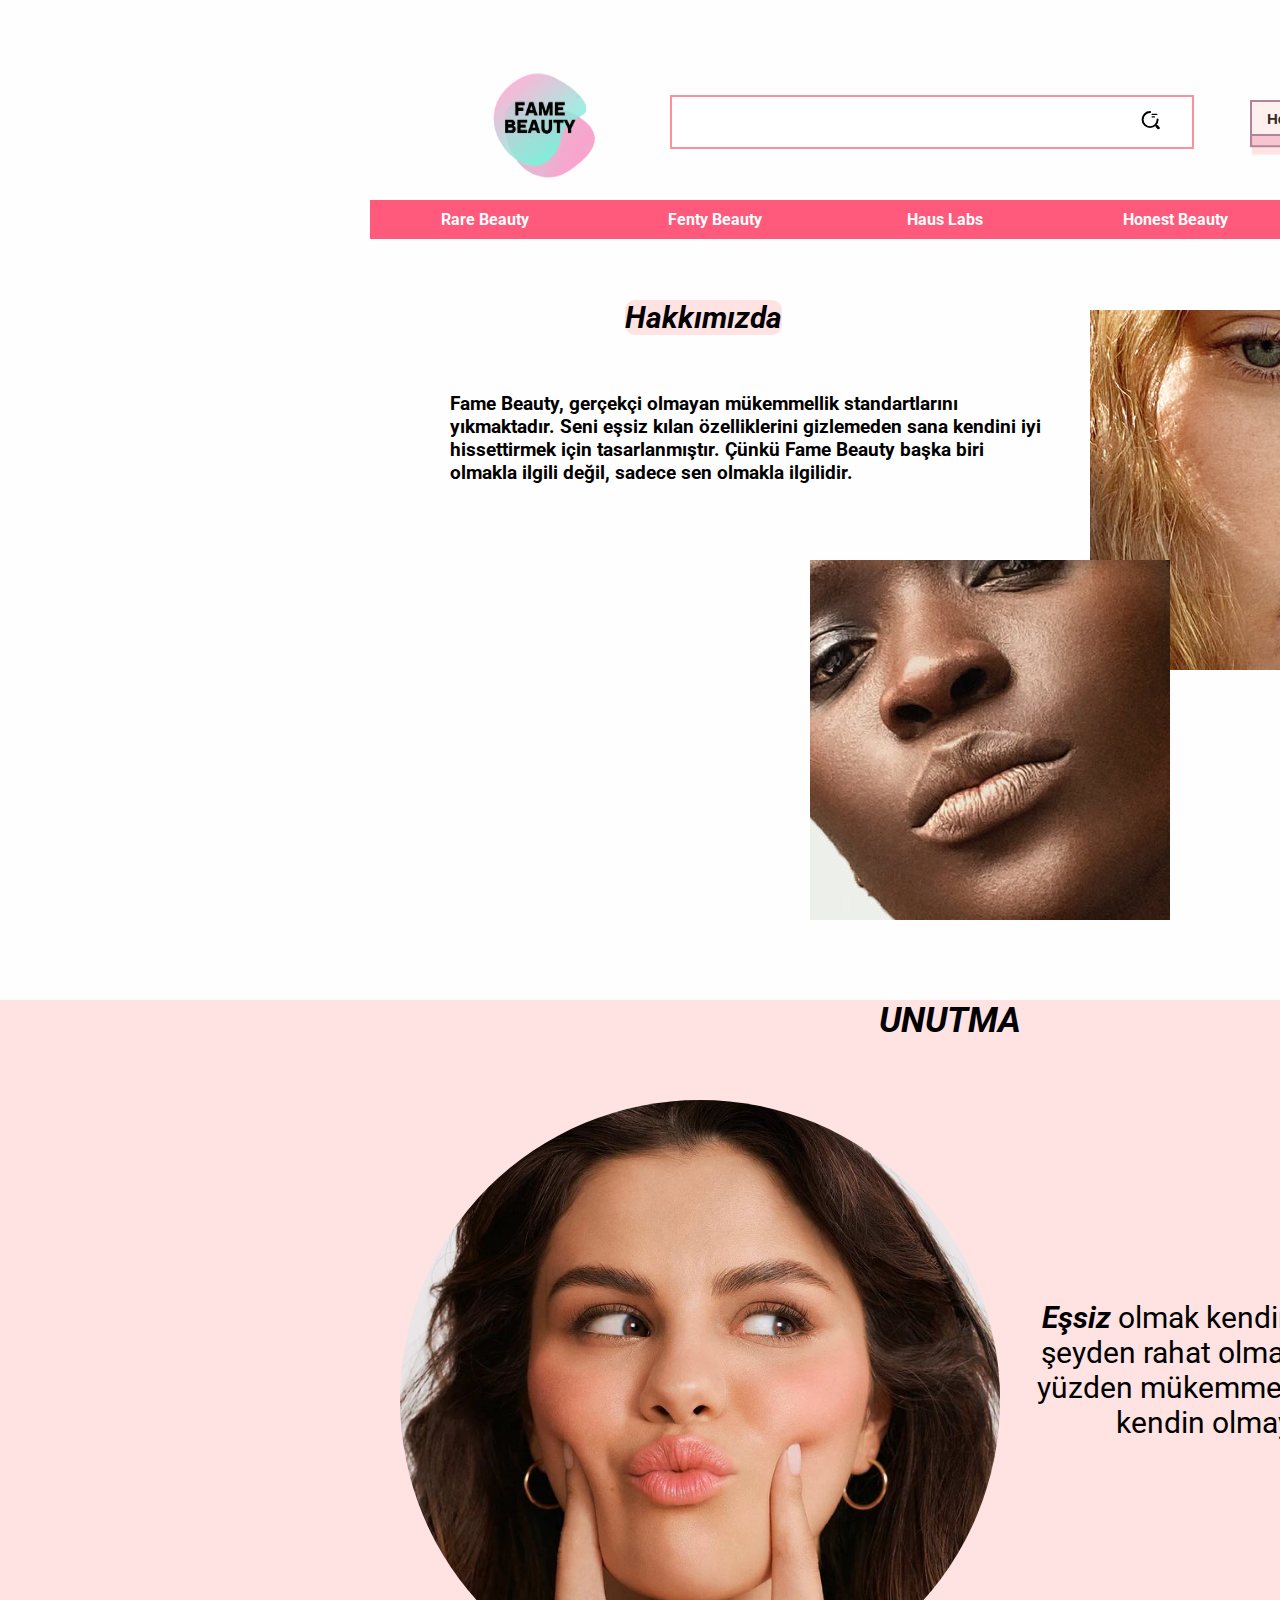
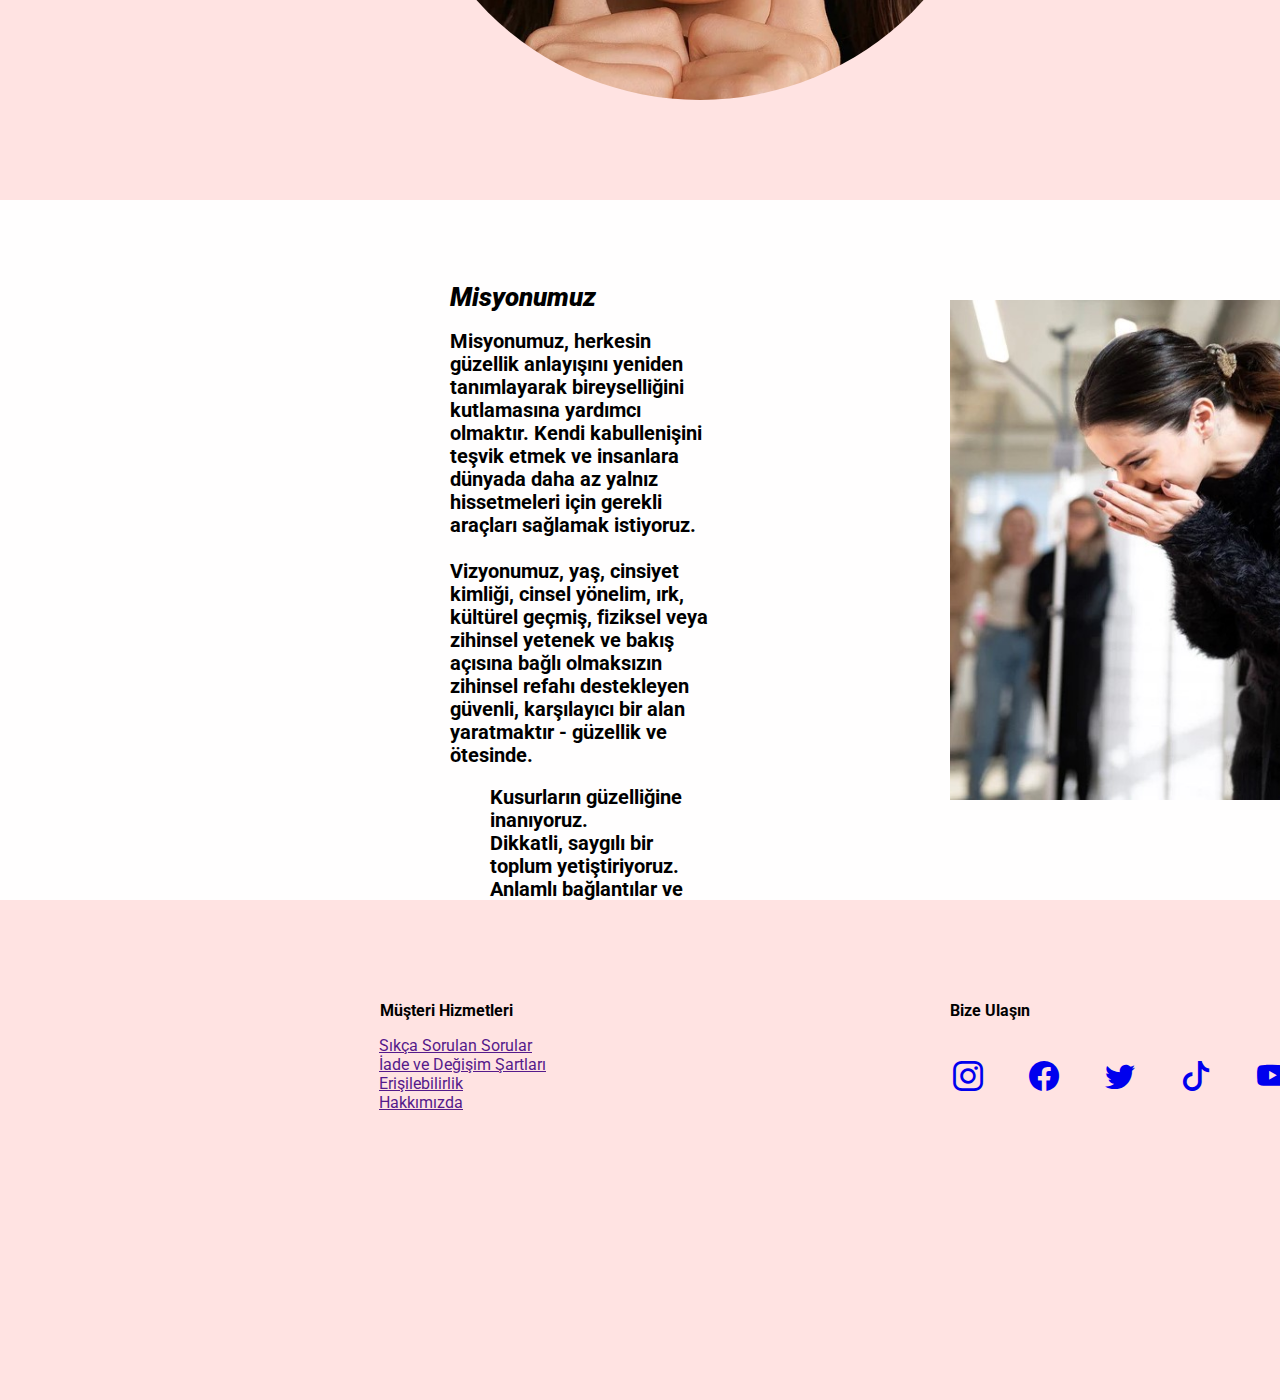
<file: site/index.html>
<!DOCTYPE html>
<html lang="tr" >
<head>
    <meta charset="UTF-8">
    <meta http-equiv="X-UA-Compatible" content="IE=edge">
    <meta name="viewport" content="width=device-width, initial-scale=1.0">
    <link rel="stylesheet" href="main.css">    
    <link rel="preconnect" href="https://fonts.googleapis.com">
    <link rel="preconnect" href="https://fonts.gstatic.com" crossorigin>
    <link href="https://fonts.googleapis.com/css2?family=Roboto:wght@100&display=swap" rel="stylesheet">
    <link rel="icon" href="img/logo.png" type="image/icon type">
    <link rel="preconnect" href="https://fonts.googleapis.com">
    <link rel="preconnect" href="https://fonts.gstatic.com" crossorigin>
    <link href="https://fonts.googleapis.com/css2?family=Courgette&display=swap" rel="stylesheet">
    <link rel="stylesheet" href="https://cdn.jsdelivr.net/npm/bootstrap-icons@1.10.5/font/bootstrap-icons.css">
    <title>Fame Beauty</title>

</head>

<body>

    <nav class="container">
        <ul>
            <li><a href="rare.html"> <strong>Rare Beauty</strong> </a></li>
            <li><a href="fenty.html"> <strong>Fenty Beauty</strong> </a></li>
            <li><a href="haus.html"> <strong>Haus Labs</strong> </a></li>
            <li><a href="honest.html"> <strong>Honest Beauty</strong> </a></li>
            <li><a href="kylie.html"> <strong>Kylie Cosmetics</strong></a></li>
        </ul>
    </nav>

    <div class="logo">
        <a href="index.html"><img id="logo" width="110" height="110" src="img/logo.png"></a>
    </div>

    <div class="input-container">
            <input type="text" name="text" class="input" style="color: rgb(24, 0, 236);" placeholder="ara">
            <span class="icon"> 
            <svg width="19px" height="19px" viewBox="0 0 24 24" fill="none" xmlns="http://www.w3.org/2000/svg">
            <g id="SVGRepo_bgCarrier" stroke-width="0"> </g>
            <g id="SVGRepo_tracerCarrier" stroke-linecap="round" stroke-linejoin="round"> </g>
            <g id="SVGRepo_iconCarrier"> <path opacity="1" d="M14 5H20" stroke="#000" stroke-width="1.5" stroke-linecap="round" stroke-linejoin="round">
            </path> 
            <path opacity="1" d="M14 8H17" stroke="#000" stroke-width="1.5" stroke-linecap="round" stroke-linejoin="round"></path> 
            <path d="M21 11.5C21 16.75 16.75 21 11.5 21C6.25 21 2 16.75 2 11.5C2 6.25 6.25 2 11.5 2" stroke="#000" stroke-width="2.5" stroke-linecap="round" stroke-linejoin="round">
            </path> 
            <path opacity="1" d="M22 22L20 20" stroke="#000" stroke-width="3.5" stroke-linecap="round" stroke-linejoin="round">
            </path> 
            </g>
            </svg>
            </span>
    </div>


    <a href="hesabim.html">
      <button class="hesabim"> Hesabım </button> 
    </a>


      <div class="menu-icon">
        <a href="menu.html">
          <i class="bi bi-bag"></i>
        </a>
      </div>

      <div class="anasayfa-1">
        <img src="img/anasayfa1.jpg" alt="">
      </div>

      <div class="anasayfa-2">
        <img src="img/anasayfa2.jpg" alt="">
      </div>


      <div class="anasayfa-4">
        <img src="img/anasayfa4.jpg" width="500px" height="500px" alt="">
      </div>

      <span class="ana-baslik">
        <strong> <em> Hakkımızda </em>  </strong> 
      </span>

      <span class="ana-baslik-aciklama"> 
        <h5>
        Fame Beauty, gerçekçi olmayan mükemmellik standartlarını yıkmaktadır. Seni eşsiz kılan özelliklerini gizlemeden sana kendini iyi hissettirmek için tasarlanmıştır. Çünkü Fame Beauty başka biri olmakla ilgili değil, sadece sen olmakla ilgilidir.
      </h5>            
      </span>

        <span class="ana-baslik-not">
        <strong> <em>UNUTMA </em></strong>
        </span>

        <div class="anasayfa-3">
          <img class="anasayfafoto3" src="img/anasayfa3.jpg" width="600px" height="600px" alt="">  
        </div>

        
        <span class="unutma-aciklama"> 
            <strong><em>Eşsiz </em></strong> olmak kendinle alakalı her şeyden rahat olmakla başlar. Bu yüzden mükemmel olmaya değil kendin olmaya çalış.
        </span>

        <div class="misyonumuz">
          <span class="misyon-baslik"> <em> <h1> <strong> Misyonumuz </strong> </h1> </em> </span>
          <span>
            <h2>
              Misyonumuz, herkesin güzellik anlayışını yeniden tanımlayarak bireyselliğini kutlamasına yardımcı olmaktır. Kendi kabullenişini teşvik etmek ve insanlara dünyada daha az yalnız hissetmeleri için gerekli araçları sağlamak istiyoruz.
              <br> <br>
              Vizyonumuz, yaş, cinsiyet kimliği, cinsel yönelim, ırk, kültürel geçmiş, fiziksel veya zihinsel yetenek ve bakış açısına bağlı olmaksızın zihinsel refahı destekleyen güvenli, karşılayıcı bir alan yaratmaktır - güzellik ve ötesinde.          
              <ul class="misyon-maddeler">
                <li>Kusurların güzelliğine inanıyoruz.</li>
                <li>Dikkatli, saygılı bir toplum yetiştiriyoruz.</li>
                <li>Anlamlı bağlantılar ve ilişkiler kuruyoruz.</li>
                <li>Orijinalliği ve olumluluğu destekliyoruz.</li>
                <li>Güven oluşturmak için şeffaflıkla öncülük ediyoruz.</li>
                <li>Zayıf olmanın gücüne inanıyoruz.</li>
              </ul>
            </h2>
          </span>
        </div>

  <footer>
    <div class="en-alt-kisim">

       <span class="musteri-hizmetleri"> 
        <h4> Müşteri Hizmetleri</h4> 
        </span>
        <ul class="hizmet-maddeleri">
          <li><a href="">Sıkça Sorulan Sorular</a></li>
          <li><a href="">İade ve Değişim Şartları</a></li>
          <li><a href="">Erişilebilirlik</a></li>
          <li><a href="">Hakkımızda</a></li>
        </ul>
       
        

      <div class="iletisim">
        <h4> Bize Ulaşın </h4>
      </div>

      <span> 
       <p class="haklar">© 2023 Fame Beauty tüm hakları saklıdır </p> 
        <ul class="sartlar">
          <li><a href=""> Gizlilik Politikası </a></li>
          <li><a href=""> Hizmet Şartları </a></li>    
        </ul>
      </span> 

      <ul class="medya-linkleri">
        <li class="sosyal-medya">
          <a href="http://www.instagram.com/rarebeauty/" target="_blank" rel="noopener noreferrer">
            <i class="bi bi-instagram">
              <span class="screenreader"></span>
            </i>
          </a>
        </li>
        <li class="sosyal-medya"> 
          <a href="http://www.facebook.com/Rare-Beauty-102403614660064/?modal=admin_todo_tour" target="_blank" rel="noopener noreferrer">
            <i class="bi bi-facebook">
              <span class="screenreader"></span>
            </i>
          </a>
        </li>
        <li class="sosyal-medya"> 
          <a href="http://twitter.com/rarebeauty" target="_blank" rel="noopener noreferrer">
            <i class="bi bi-twitter">
              <span class="screenreader"></span>
            </i>
          </a>
        </li>
        <li class="sosyal-medya"> 
          <a href="http://www.tiktok.com/@rarebeauty" target="_blank" rel="noopener noreferrer">
            <i class="bi bi-tiktok">
              <span class="screenreader"></span>
            </i>
          </a>
        </li>
        <li class="sosyal-medya"> 
          <a href="http://www.youtube.com/channel/UCvOtsjwO04Seaep0J2clYEw" target="_blank" rel="noopener noreferrer">
            <i class="bi bi-youtube">
              <span class="screenreader"></span>
            </i>
          </a>
        </li>
        <li class="sosyal-medya"> 
          <a href="http://tr.pinterest.com/RareBeautyOfficial/" target="_blank" rel="noopener noreferrer">
            <i class="bi bi-pinterest">
              <span class="screenreader"></span>
            </i>
          </a>
        </li>
      </ul>

    </div>
  </footer>
        


</body>
</html>
</file>
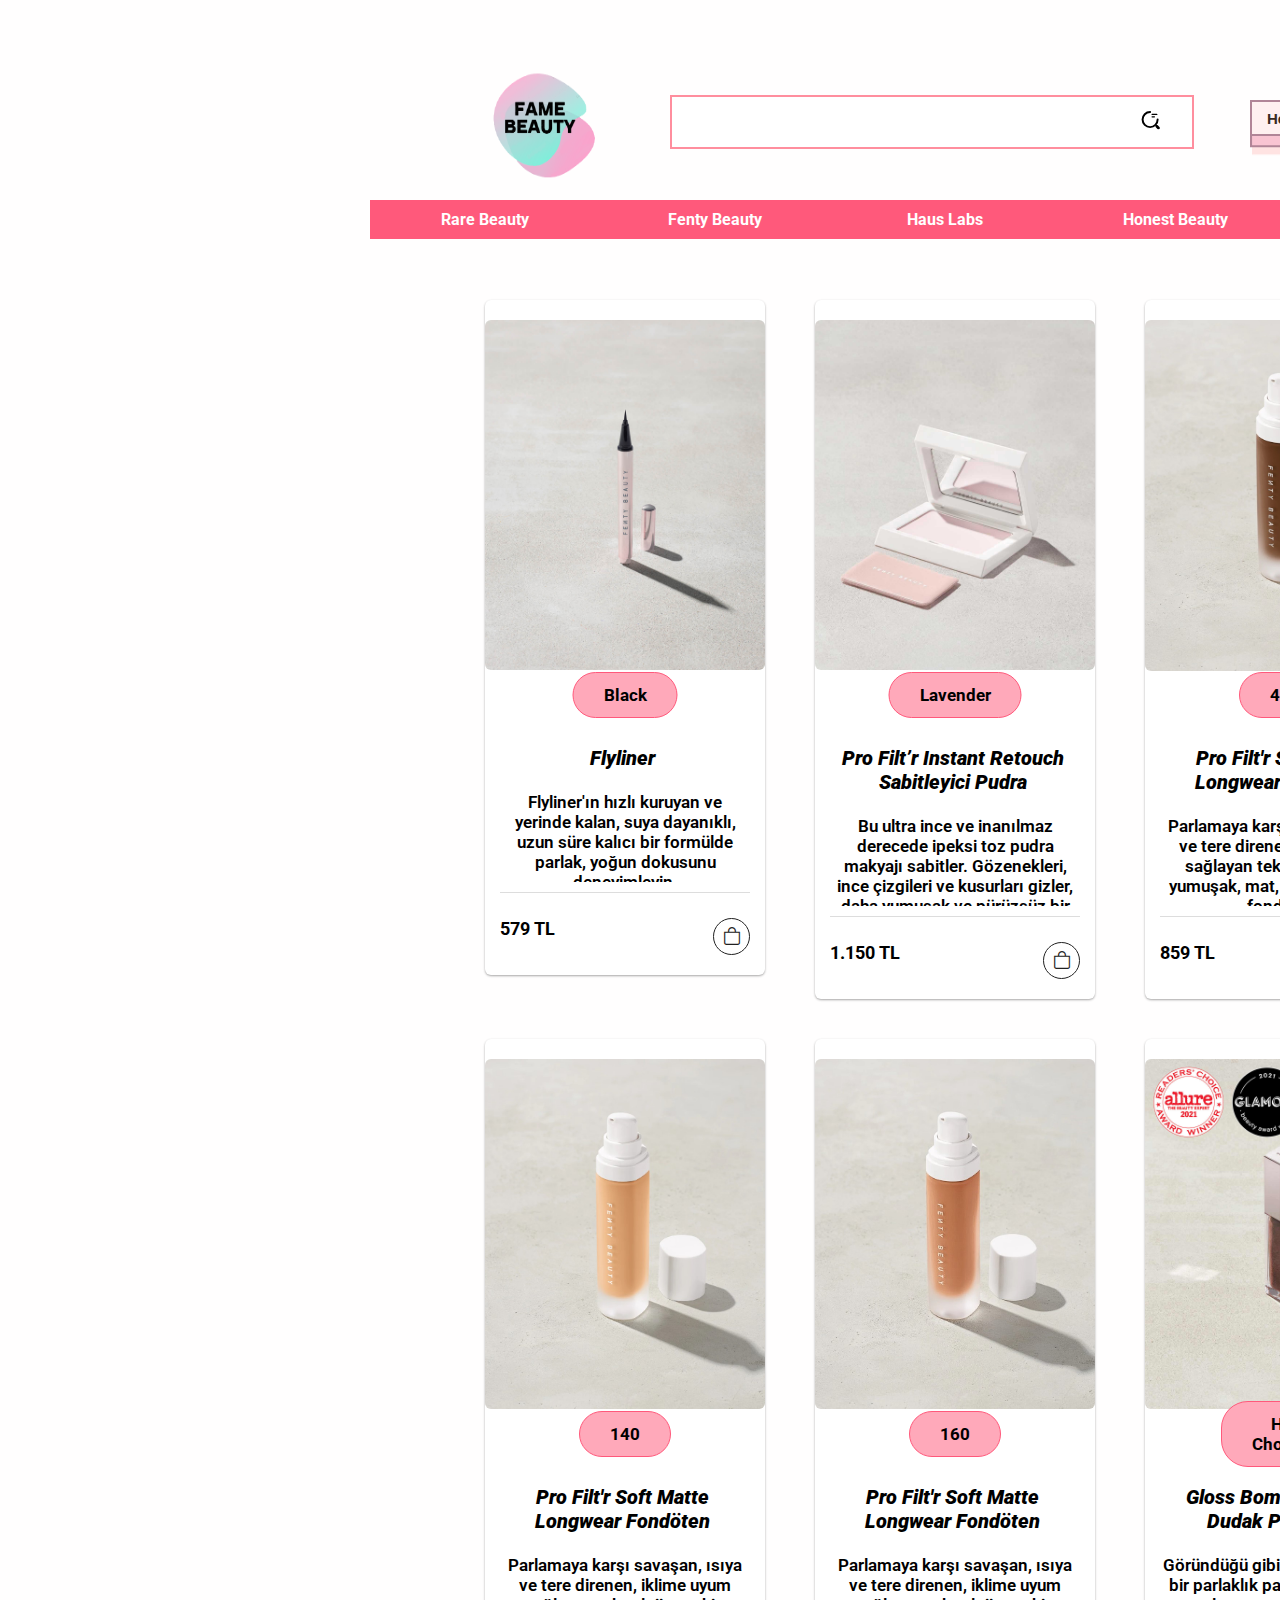
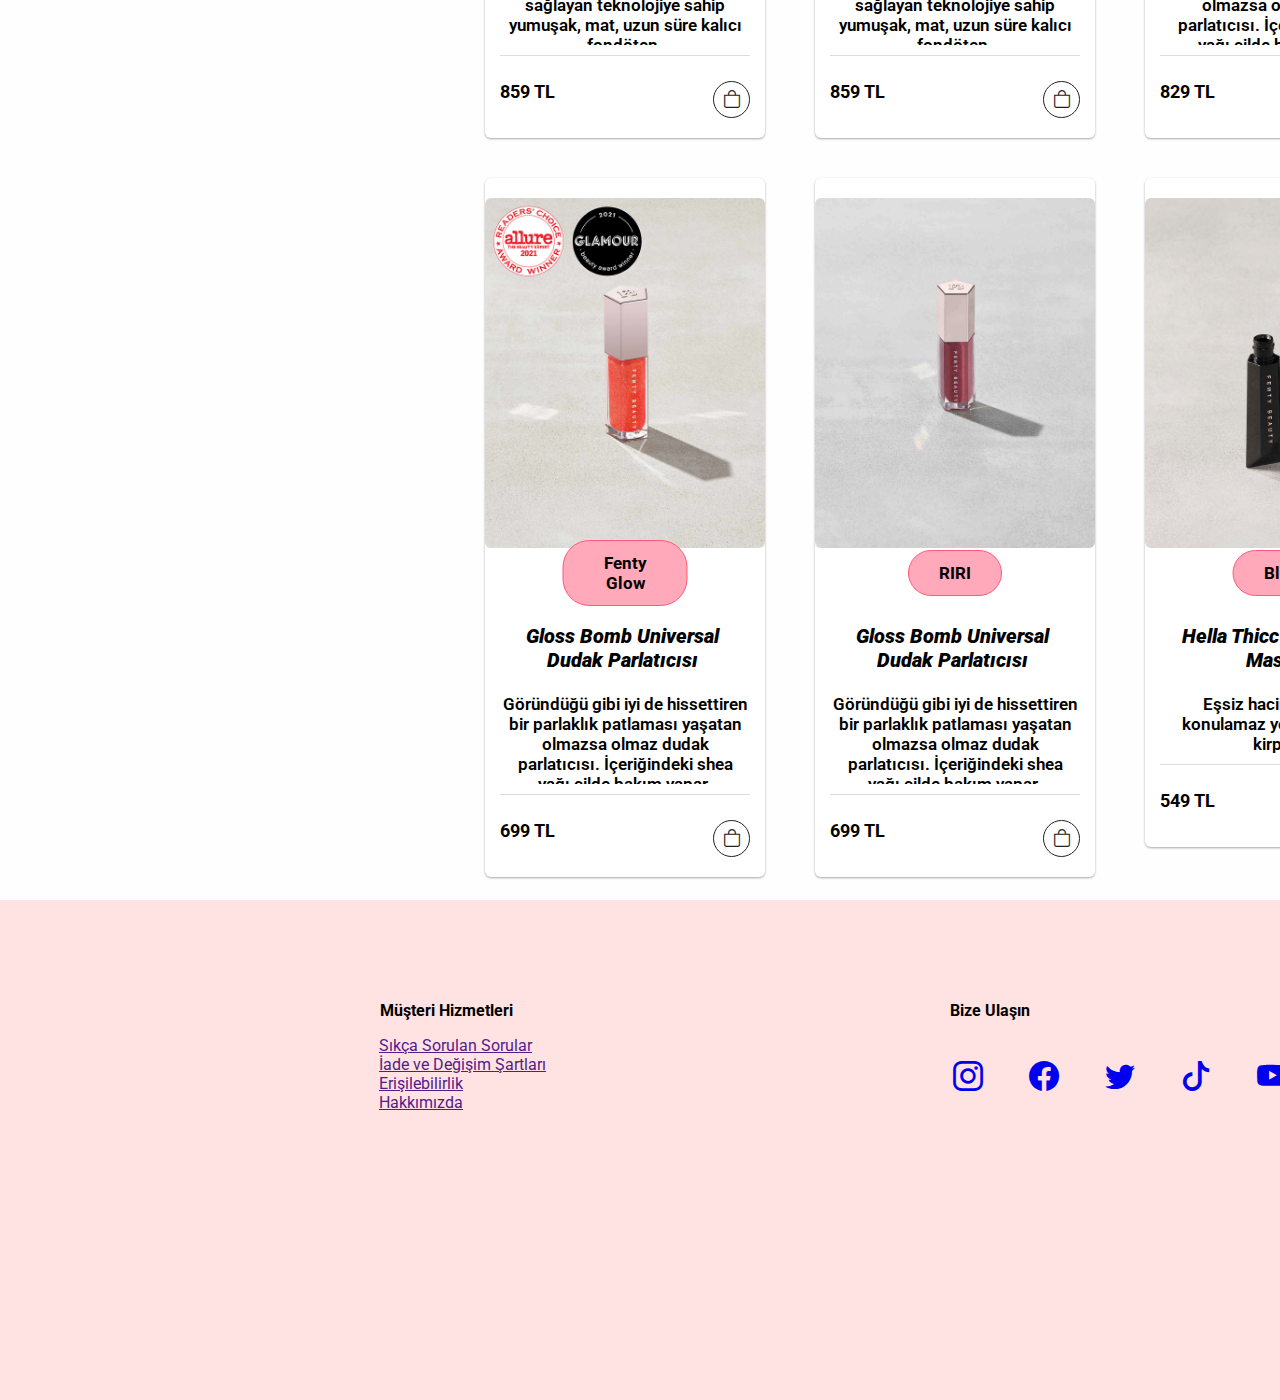
<file: site/fenty.html>
<!DOCTYPE html>
<html lang="tr">
<head>
    <meta charset="UTF-8">
    <meta http-equiv="X-UA-Compatible" content="IE=edge">
    <meta name="viewport" content="width=device-width, initial-scale=1.0">
    <link rel="stylesheet" href="main.css">    
    <link rel="preconnect" href="https://fonts.googleapis.com">
    <link rel="preconnect" href="https://fonts.gstatic.com" crossorigin>
    <link href="https://fonts.googleapis.com/css2?family=Roboto:wght@100&display=swap" rel="stylesheet">
    <link rel="icon" href="img/logo.png" type="image/icon type">
    <link rel="preconnect" href="https://fonts.googleapis.com">
    <link rel="preconnect" href="https://fonts.gstatic.com" crossorigin>
    <link href="https://fonts.googleapis.com/css2?family=Courgette&display=swap" rel="stylesheet">
    <link rel="stylesheet" href="https://cdn.jsdelivr.net/npm/bootstrap-icons@1.10.5/font/bootstrap-icons.css">
    <title>Fame Beauty</title>


</head>
<body>

    <nav class="container">
        <ul>
            <li><a href="rare.html"> <strong>Rare Beauty</strong> </a></li>
            <li><a href="fenty.html"> <strong>Fenty Beauty</strong> </a></li>
            <li><a href="haus.html"> <strong>Haus Labs</strong> </a></li>
            <li><a href="honest.html"> <strong>Honest Beauty</strong> </a></li>
            <li><a href="kylie.html"> <strong>Kylie Cosmetics</strong></a></li>
        </ul>
    </nav>

    <div class="logo">
        <a href="index.html"><img id="logo" width="110" height="110" src="img/logo.png"></a>
    </div>

    <div class="input-container">
            <input type="text" name="text" class="input"   placeholder="istedigin ürünü ara...">
            <span class="icon"> 
            <svg width="19px" height="19px" viewBox="0 0 24 24" fill="none" xmlns="http://www.w3.org/2000/svg">
            <g id="SVGRepo_bgCarrier" stroke-width="0"> </g>
            <g id="SVGRepo_tracerCarrier" stroke-linecap="round" stroke-linejoin="round"> </g>
            <g id="SVGRepo_iconCarrier"> <path opacity="1" d="M14 5H20" stroke="#000" stroke-width="1.5" stroke-linecap="round" stroke-linejoin="round">
            </path> 
            <path opacity="1" d="M14 8H17" stroke="#000" stroke-width="1.5" stroke-linecap="round" stroke-linejoin="round"></path> 
            <path d="M21 11.5C21 16.75 16.75 21 11.5 21C6.25 21 2 16.75 2 11.5C2 6.25 6.25 2 11.5 2" stroke="#000" stroke-width="2.5" stroke-linecap="round" stroke-linejoin="round">
            </path> 
            <path opacity="1" d="M22 22L20 20" stroke="#000" stroke-width="3.5" stroke-linecap="round" stroke-linejoin="round">
            </path> 
            </g>
            </svg>
            </span>
    </div>
    <a href="hesabim.html">
      <button class="hesabim"> Hesabım </button> 
    </a> 
    <div class="menu-icon">
      <a href="menu.html">
        <i class="bi bi-bag"></i>
      </a>
    </div>

    <div class="shell">
      <div class="container">
        <div class="row">
          <div class="col-md-3">
            <div class="wsk-cp-product">
              <div class="wsk-cp-img">
                <img src="img/fenty/eyeliner 1.jpg" alt="Product" class="img-responsive" />
              </div>
              <div class="wsk-cp-text">
                <div class="category">
                  <span>Black</span>
                </div>
                <div class="title-product">
                  <h3>Flyliner</h3>
                </div>
                <div class="description-prod">
                  <p>Flyliner'ın hızlı kuruyan ve yerinde kalan, suya dayanıklı, uzun süre kalıcı bir formülde parlak, yoğun dokusunu deneyimleyin.</p>
                </div>
                <div class="card-footer">
                  <div class="wcf-left"><span class="price">579 TL</span></div>
                  <div class="wcf-right"><a href="#" class="buy-btn"><i class="bi bi-bag"></i></a></div>
                </div>
              </div>
            </div>
          </div>
          <div class="col-md-3">
            <div class="wsk-cp-product">
              <div class="wsk-cp-img"><img src="img/fenty/powder 1.jpg" alt="Product" class="img-responsive" /></div>
              <div class="wsk-cp-text">
                <div class="category">
                  <span>Lavender</span>
                </div>
                <div class="title-product">
                  <h3>Pro Filt’r Instant Retouch Sabitleyici Pudra</h3>
                </div>
                <div class="description-prod">
                  <p>Bu ultra ince ve inanılmaz derecede ipeksi toz pudra makyajı sabitler. Gözenekleri, ince çizgileri ve kusurları gizler, daha yumuşak ve pürüzsüz bir filtre uygulanmış efekti yaratır.</p>
                </div>
                <div class="card-footer">
                  <div class="wcf-left"><span class="price">1.150 TL</span></div>
                  <div class="wcf-right"><a href="#" class="buy-btn"><i class="bi bi-bag"></i></a></div>
                </div>
              </div>
            </div>
          </div>
          <div class="col-md-3">
            <div class="wsk-cp-product">
              <div class="wsk-cp-img"><img src="img/fenty/fondoten 1.jpg" alt="Product" class="img-responsive" /></div>
              <div class="wsk-cp-text">
                <div class="category">
                  <span>480</span>
                </div>
                <div class="title-product">
                  <h3>Pro Filt'r Soft Matte Longwear Fondöten</h3>
                </div>
                <div class="description-prod">
                  <p>Parlamaya karşı savaşan, ısıya ve tere direnen, iklime uyum sağlayan teknolojiye sahip yumuşak, mat, uzun süre kalıcı fondöten.</p>
                </div>
                <div class="card-footer">
                  <div class="wcf-left"><span class="price">859 TL</span></div>
                  <div class="wcf-right"><a href="#" class="buy-btn"><i class="bi bi-bag"></i></a></div>
                </div>
              </div>
            </div>
          </div>
          <div class="col-md-3">
            <div class="wsk-cp-product">
              <div class="wsk-cp-img"><img src="img/fenty/fondoten 2.jpg" alt="Product" class="img-responsive" /></div>
              <div class="wsk-cp-text">
                <div class="category">
                  <span>140</span>
                </div>
                <div class="title-product">
                  <h3>Pro Filt'r Soft Matte Longwear Fondöten</h3>
                </div>
                <div class="description-prod">
                  <p>Parlamaya karşı savaşan, ısıya ve tere direnen, iklime uyum sağlayan teknolojiye sahip yumuşak, mat, uzun süre kalıcı fondöten.</p>
                </div>
                <div class="card-footer">
                  <div class="wcf-left"><span class="price">859 TL</span></div>
                  <div class="wcf-right"><a href="#" class="buy-btn"><i class="bi bi-bag"></i></a></div>
                </div>
              </div>
            </div>
          </div>
        </div>
        <div class="row">
          <div class="col-md-3">
            <div class="wsk-cp-product">
              <div class="wsk-cp-img">
                <img src="img/fenty/fondoten 3.jpg" alt="Product" class="img-responsive" />
              </div>
              <div class="wsk-cp-text">
                <div class="category">
                  <span>160</span>
                </div>
                <div class="title-product">
                  <h3>Pro Filt'r Soft Matte Longwear Fondöten</h3>
                </div>
                <div class="description-prod">
                  <p>Parlamaya karşı savaşan, ısıya ve tere direnen, iklime uyum sağlayan teknolojiye sahip yumuşak, mat, uzun süre kalıcı fondöten.</p>
                </div>
                <div class="card-footer">
                  <div class="wcf-left"><span class="price">859 TL</span></div>
                  <div class="wcf-right"><a href="#" class="buy-btn"><i class="bi bi-bag"></i></a></div>
                </div>
              </div>
            </div>
          </div>
          <div class="col-md-3">
            <div class="wsk-cp-product">
              <div class="wsk-cp-img">
                <img src="img/fenty/gloss 2.jpg" alt="Product" class="img-responsive" />
              </div>
              <div class="wsk-cp-text">
                <div class="category">
                  <span>Hot Chocolit</span>
                </div>
                <div class="title-product">
                  <h3>Gloss Bomb Universal Dudak Parlatıcısı</h3>
                </div>
                <div class="description-prod">
                  <p>Göründüğü gibi iyi de hissettiren bir parlaklık patlaması yaşatan olmazsa olmaz dudak parlatıcısı. İçeriğindeki shea yağı cilde bakım yapar.</p>
                </div>
                <div class="card-footer">
                  <div class="wcf-left"><span class="price">829 TL</span></div>
                  <div class="wcf-right"><a href="#" class="buy-btn"><i class="bi bi-bag"></i></a></div>
                </div>
              </div>
            </div>
          </div>
          <div class="col-md-3">
            <div class="wsk-cp-product">
              <div class="wsk-cp-img"><img src="img/fenty/gloss 3.jpg" alt="Product" class="img-responsive" /></div>
              <div class="wsk-cp-text">
                <div class="category">
                  <span>Fenty Glow</span>
                </div>
                <div class="title-product">
                  <h3>Gloss Bomb Universal Dudak Parlatıcısı</h3>
                </div>
                <div class="description-prod">
                  <p>Göründüğü gibi iyi de hissettiren bir parlaklık patlaması yaşatan olmazsa olmaz dudak parlatıcısı. İçeriğindeki shea yağı cilde bakım yapar.</p>
                </div>
                <div class="card-footer">
                  <div class="wcf-left"><span class="price">699 TL</span></div>
                  <div class="wcf-right"><a href="#" class="buy-btn"><i class="bi bi-bag"></i></a></div>
                </div>
              </div>
            </div>
          </div>
          <div class="col-md-3">
            <div class="wsk-cp-product">
              <div class="wsk-cp-img"><img src="img/fenty/gloss.jpg" alt="Product" class="img-responsive" /></div>
              <div class="wsk-cp-text">
                <div class="category">
                  <span>RIRI</span>
                </div>
                <div class="title-product">
                  <h3>Gloss Bomb Universal Dudak Parlatıcısı</h3>
                </div>
                <div class="description-prod">
                  <p>Göründüğü gibi iyi de hissettiren bir parlaklık patlaması yaşatan olmazsa olmaz dudak parlatıcısı. İçeriğindeki shea yağı cilde bakım yapar.</p>
                </div>
                <div class="card-footer">
                  <div class="wcf-left"><span class="price">699 TL</span></div>
                  <div class="wcf-right"><a href="#" class="buy-btn"><i class="bi bi-bag"></i></a></div>
                </div>
              </div>
            </div>
          </div>
          <div class="col-md-3">
            <div class="wsk-cp-product">
              <div class="wsk-cp-img"><img src="img/fenty/maskara 1.jpg" alt="Product" class="img-responsive" /></div>
              <div class="wsk-cp-text">
                <div class="category">
                  <span>Black</span>
                </div>
                <div class="title-product">
                  <h3>Hella Thicc Volumizing Mascara</h3>
                </div>
                <div class="description-prod">
                  <p>Eşsiz hacim için karşı konulamaz yoğun ve kalkık kirpikler.</p>
                </div>
                <div class="card-footer">
                  <div class="wcf-left"><span class="price">549 TL</span></div>
                  <div class="wcf-right"><a href="#" class="buy-btn"><i class="bi bi-bag"></i></a></div>
                </div>
              </div>
            </div>
          </div>
        </div>
      </div>
    </div>




  <footer>
    <div class="en-alt-kisim">

       <span class="musteri-hizmetleri"> 
        <h4> Müşteri Hizmetleri</h4> 
        </span>
        <ul class="hizmet-maddeleri">
          <li><a href="">Sıkça Sorulan Sorular</a></li>
          <li><a href="">İade ve Değişim Şartları</a></li>
          <li><a href="">Erişilebilirlik</a></li>
          <li><a href="">Hakkımızda</a></li>
        </ul>

      <div class="iletisim">
        <h4> Bize Ulaşın </h4>
      </div>
      <span> 
       <p class="haklar">© 2023 Fame Beauty tüm hakları saklıdır </p> 
        <ul class="sartlar">
          <li><a href=""> Gizlilik Politikası </a></li>
          <li><a href=""> Hizmet Şartları </a></li>    
        </ul>
      </span> 

      <ul class="medya-linkleri">
        <li class="sosyal-medya">
          <a href="http://www.instagram.com/rarebeauty/" target="_blank" rel="noopener noreferrer">
            <i class="bi bi-instagram">
              <span class="screenreader"></span>
            </i>
          </a>
        </li>
        <li class="sosyal-medya"> 
          <a href="http://www.facebook.com/Rare-Beauty-102403614660064/?modal=admin_todo_tour" target="_blank" rel="noopener noreferrer">
            <i class="bi bi-facebook">
              <span class="screenreader"></span>
            </i>
          </a>
        </li>
        <li class="sosyal-medya"> 
          <a href="http://twitter.com/rarebeauty" target="_blank" rel="noopener noreferrer">
            <i class="bi bi-twitter">
              <span class="screenreader"></span>
            </i>
          </a>
        </li>
        <li class="sosyal-medya"> 
          <a href="http://www.tiktok.com/@rarebeauty" target="_blank" rel="noopener noreferrer">
            <i class="bi bi-tiktok">
              <span class="screenreader"></span>
            </i>
          </a>
        </li>
        <li class="sosyal-medya"> 
          <a href="http://www.youtube.com/channel/UCvOtsjwO04Seaep0J2clYEw" target="_blank" rel="noopener noreferrer">
            <i class="bi bi-youtube">
              <span class="screenreader"></span>
            </i>
          </a>
        </li>
        <li class="sosyal-medya"> 
          <a href="http://tr.pinterest.com/RareBeautyOfficial/" target="_blank" rel="noopener noreferrer">
            <i class="bi bi-pinterest">
              <span class="screenreader"></span>
            </i>
          </a>
        </li>
      </ul>
    </div>
  </footer>
        

</body>
</html>
</file>
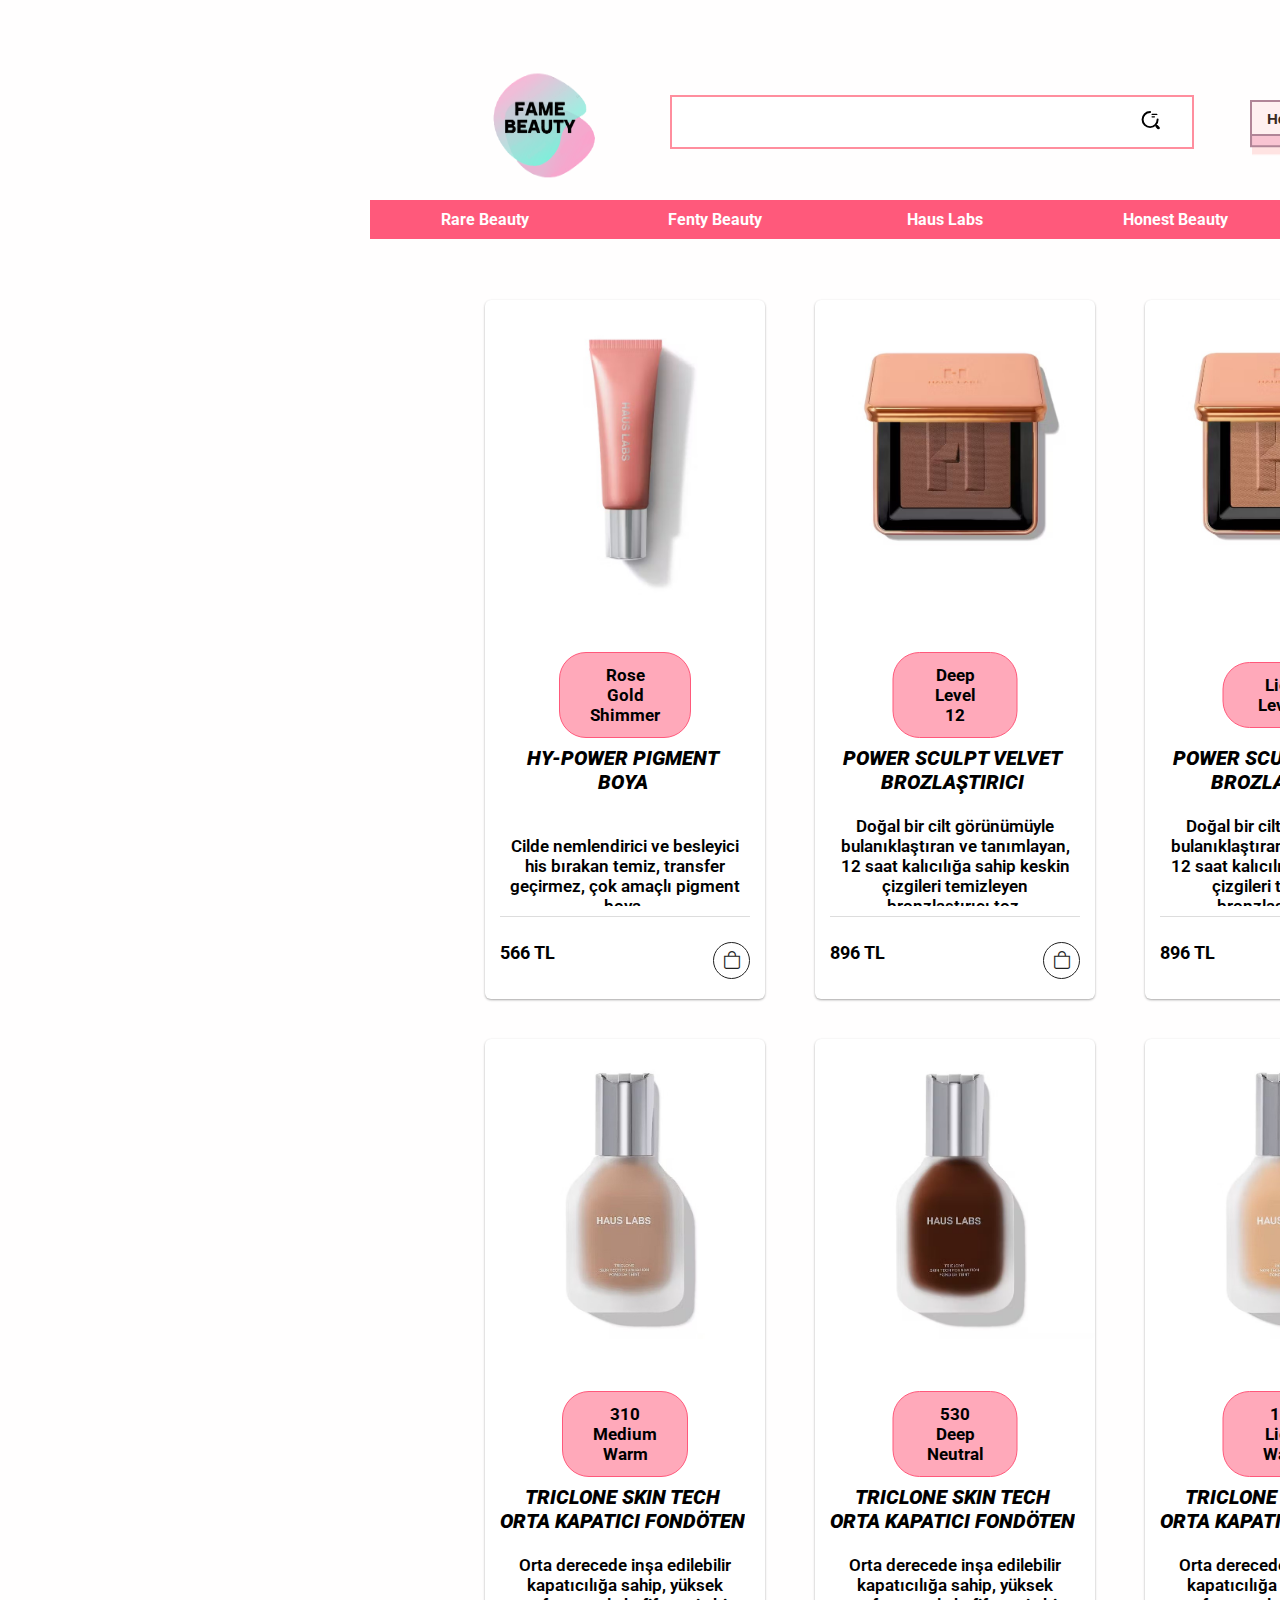
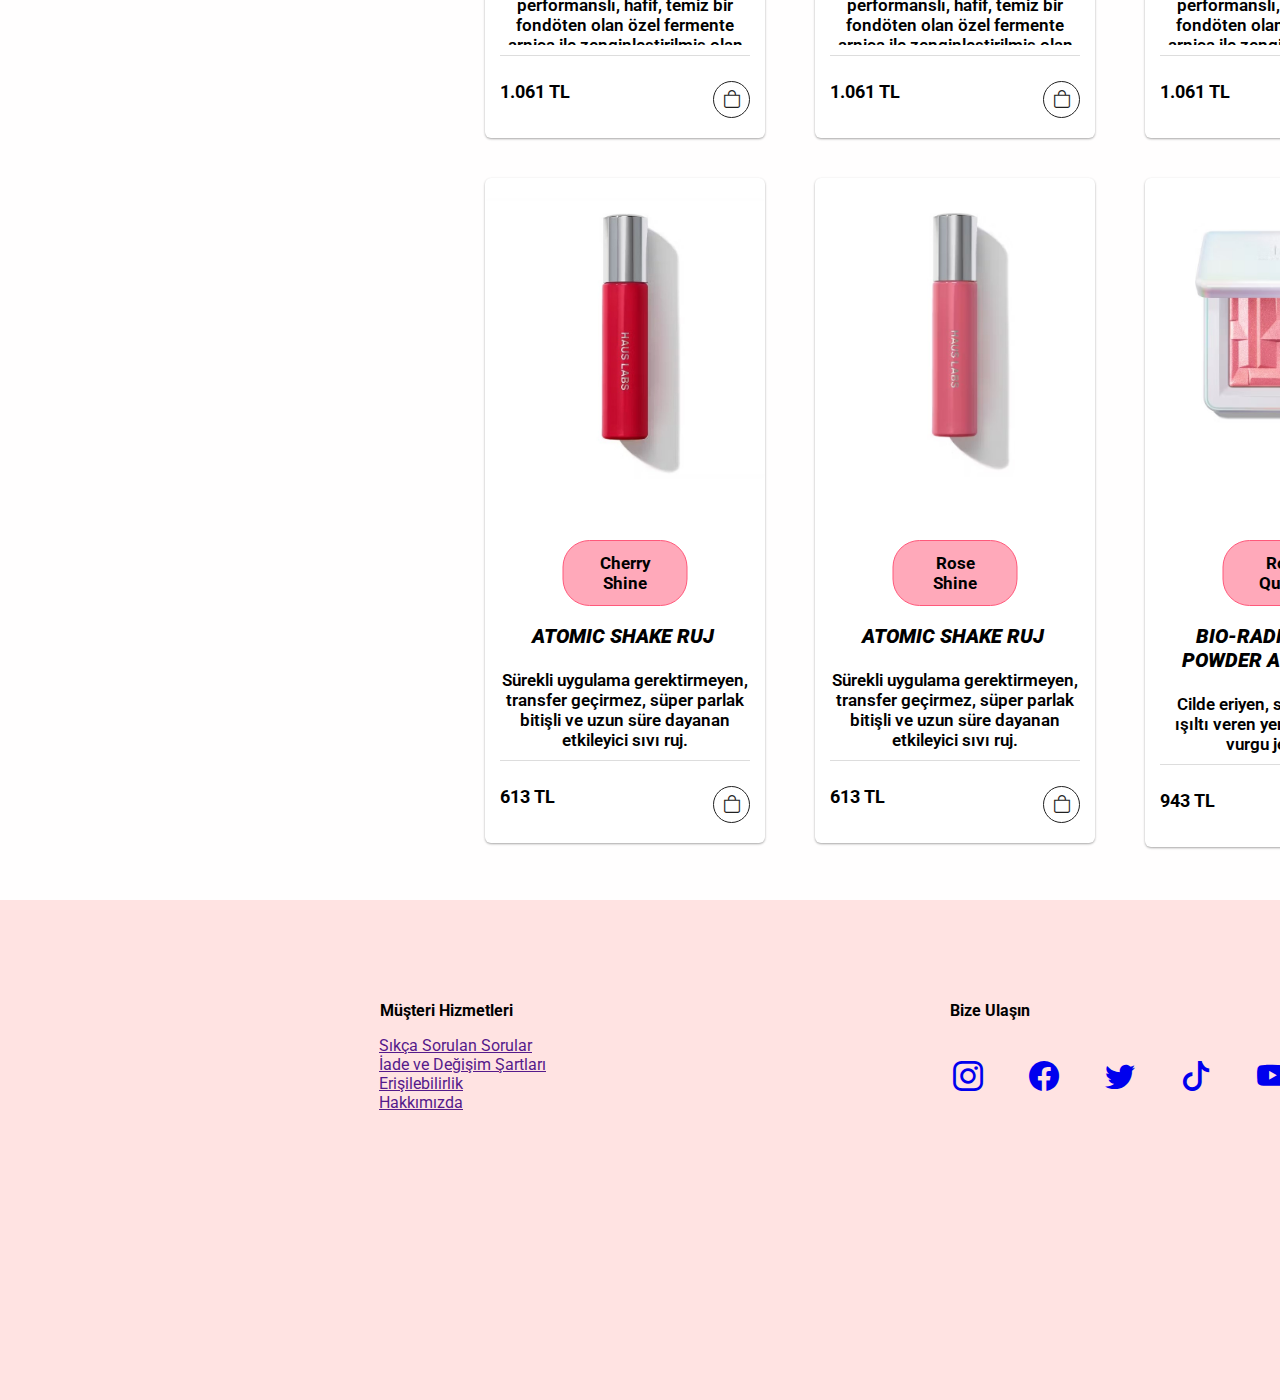
<file: site/haus.html>
<!DOCTYPE html>
<html lang="tr">
<head>
    <meta charset="UTF-8">
    <meta http-equiv="X-UA-Compatible" content="IE=edge">
    <meta name="viewport" content="width=device-width, initial-scale=1.0">
    <link rel="stylesheet" href="main.css">    
    <link rel="preconnect" href="https://fonts.googleapis.com">
    <link rel="preconnect" href="https://fonts.gstatic.com" crossorigin>
    <link href="https://fonts.googleapis.com/css2?family=Roboto:wght@100&display=swap" rel="stylesheet">
    <link rel="icon" href="img/logo.png" type="image/icon type">
    <link rel="preconnect" href="https://fonts.googleapis.com">
    <link rel="preconnect" href="https://fonts.gstatic.com" crossorigin>
    <link href="https://fonts.googleapis.com/css2?family=Courgette&display=swap" rel="stylesheet">
    <link rel="stylesheet" href="https://cdn.jsdelivr.net/npm/bootstrap-icons@1.10.5/font/bootstrap-icons.css">
    <title>Fame Beauty</title>


</head>
<body>

    <nav class="container">
        <ul>
            <li><a href="rare.html"> <strong>Rare Beauty</strong> </a></li>
            <li><a href="fenty.html"> <strong>Fenty Beauty</strong> </a></li>
            <li><a href="haus.html"> <strong>Haus Labs</strong> </a></li>
            <li><a href="honest.html"> <strong>Honest Beauty</strong> </a></li>
            <li><a href="kylie.html"> <strong>Kylie Cosmetics</strong></a></li>
        </ul>
    </nav>

    <div class="logo">
        <a href="index.html"><img id="logo" width="110" height="110" src="img/logo.png"></a>
    </div>

    <div class="input-container">
            <input type="text" name="text" class="input"   placeholder="istedigin ürünü ara...">
            <span class="icon"> 
            <svg width="19px" height="19px" viewBox="0 0 24 24" fill="none" xmlns="http://www.w3.org/2000/svg">
            <g id="SVGRepo_bgCarrier" stroke-width="0"> </g>
            <g id="SVGRepo_tracerCarrier" stroke-linecap="round" stroke-linejoin="round"> </g>
            <g id="SVGRepo_iconCarrier"> <path opacity="1" d="M14 5H20" stroke="#000" stroke-width="1.5" stroke-linecap="round" stroke-linejoin="round">
            </path> 
            <path opacity="1" d="M14 8H17" stroke="#000" stroke-width="1.5" stroke-linecap="round" stroke-linejoin="round"></path> 
            <path d="M21 11.5C21 16.75 16.75 21 11.5 21C6.25 21 2 16.75 2 11.5C2 6.25 6.25 2 11.5 2" stroke="#000" stroke-width="2.5" stroke-linecap="round" stroke-linejoin="round">
            </path> 
            <path opacity="1" d="M22 22L20 20" stroke="#000" stroke-width="3.5" stroke-linecap="round" stroke-linejoin="round">
            </path> 
            </g>
            </svg>
            </span>
    </div>
    <a href="hesabim.html">
      <button class="hesabim"> Hesabım </button> 
    </a>  
    <div class="menu-icon">
      <a href="menu.html">
        <i class="bi bi-bag"></i>
      </a>
    </div>

    <div class="shell">
      <div class="container">
        <div class="row">
          <div class="col-md-3">
            <div class="wsk-cp-product">
              <div class="wsk-cp-img">
                <img src="img/haus/blush 1.jpg" alt="Product" class="img-responsive" />
              </div>
              <div class="wsk-cp-text">
                <div class="category">
                  <span>Rose Gold Shimmer</span>
                </div>
                <div class="title-product">
                  <h3>HY-POWER PIGMENT BOYA</h3>
                </div>
                <div class="description-prod">
                  <p>
                    Cilde nemlendirici ve besleyici his bırakan temiz, transfer geçirmez, çok amaçlı pigment boya.</p>
                </div>
                <div class="card-footer">
                  <div class="wcf-left"><span class="price">566 TL</span></div>
                  <div class="wcf-right"><a href="#" class="buy-btn"><i class="bi bi-bag"></i></a></div>
                </div>
              </div>
            </div>
          </div>
          <div class="col-md-3">
            <div class="wsk-cp-product">
              <div class="wsk-cp-img"><img src="img/haus/bronzer 1.jpg" alt="Product" class="img-responsive" /></div>
              <div class="wsk-cp-text">
                <div class="category">
                  <span>Deep Level 12</span>
                </div>
                <div class="title-product">
                  <h3>POWER SCULPT VELVET BROZLAŞTIRICI</h3>
                </div>
                <div class="description-prod">
                  <p>Doğal bir cilt görünümüyle bulanıklaştıran ve tanımlayan, 12 saat kalıcılığa sahip keskin çizgileri temizleyen bronzlaştırıcı toz.</p>
                </div>
                <div class="card-footer">
                  <div class="wcf-left"><span class="price">896 TL</span></div>
                  <div class="wcf-right"><a href="#" class="buy-btn"><i class="bi bi-bag"></i></a></div>
                </div>
              </div>
            </div>
          </div>
          <div class="col-md-3">
            <div class="wsk-cp-product">
              <div class="wsk-cp-img"><img src="img/haus/bronzer 2.jpg" alt="Product" class="img-responsive" /></div>
              <div class="wsk-cp-text">
                <div class="category">
                  <span>Light Level 2</span>
                </div>
                <div class="title-product">
                  <h3>POWER SCULPT VELVET BROZLAŞTIRICI</h3>
                </div>
                <div class="description-prod">
                  <p>Doğal bir cilt görünümüyle bulanıklaştıran ve tanımlayan, 12 saat kalıcılığa sahip keskin çizgileri temizleyen bronzlaştırıcı toz.</p>
                </div>
                <div class="card-footer">
                  <div class="wcf-left"><span class="price">896 TL</span></div>
                  <div class="wcf-right"><a href="#" class="buy-btn"><i class="bi bi-bag"></i></a></div>
                </div>
              </div>
            </div>
          </div>
          <div class="col-md-3">
            <div class="wsk-cp-product">
              <div class="wsk-cp-img"><img src="img/haus/fondoten 1.jpg" alt="Product" class="img-responsive" /></div>
              <div class="wsk-cp-text">
                <div class="category">
                  <span>310 Medium Warm</span>
                </div>
                <div class="title-product">
                  <h3>TRICLONE SKIN TECH ORTA KAPATICI FONDÖTEN</h3>
                </div>
                <div class="description-prod">
                  <p>Orta derecede inşa edilebilir kapatıcılığa sahip, yüksek performanslı, hafif, temiz bir fondöten olan özel fermente arnica ile zenginleştirilmiş olan bir üründür. Kırmızılığı azaltmaya, cilt tonunu eşitlemeye ve çevresel stresten korumaya yardımcı olur. Hassas ve akne eğilimli ciltler dahil olmak üzere tüm cilt tipleri için uygundur.</p>
                </div>
                <div class="card-footer">
                  <div class="wcf-left"><span class="price">1.061 TL</span></div>
                  <div class="wcf-right"><a href="#" class="buy-btn"><i class="bi bi-bag"></i></a></div>
                </div>
              </div>
            </div>
          </div>
        </div>
        <div class="row">
          <div class="col-md-3">
            <div class="wsk-cp-product">
              <div class="wsk-cp-img">
                <img src="img/haus/fondoten 2.jpg" alt="Product" class="img-responsive" />
              </div>
              <div class="wsk-cp-text">
                <div class="category">
                  <span>530 Deep Neutral</span>
                </div>
                <div class="title-product">
                  <h3>TRICLONE SKIN TECH ORTA KAPATICI FONDÖTEN</h3>
                </div>
                <div class="description-prod">
                  <p>Orta derecede inşa edilebilir kapatıcılığa sahip, yüksek performanslı, hafif, temiz bir fondöten olan özel fermente arnica ile zenginleştirilmiş olan bir üründür. Kırmızılığı azaltmaya, cilt tonunu eşitlemeye ve çevresel stresten korumaya yardımcı olur. Hassas ve akne eğilimli ciltler dahil olmak üzere tüm cilt tipleri için uygundur.</p>
                </div>
                <div class="card-footer">
                  <div class="wcf-left"><span class="price">1.061 TL</span></div>
                  <div class="wcf-right"><a href="#" class="buy-btn"><i class="bi bi-bag"></i></a></div>
                </div>
              </div>
            </div>
          </div>
          <div class="col-md-3">
            <div class="wsk-cp-product">
              <div class="wsk-cp-img">
                <img src="img/haus/fondoten 3.jpg" alt="Product" class="img-responsive" />
              </div>
              <div class="wsk-cp-text">
                <div class="category">
                  <span>120 Light Warm</span>
                </div>
                <div class="title-product">
                  <h3>TRICLONE SKIN TECH ORTA KAPATICI FONDÖTEN</h3>
                </div>
                <div class="description-prod">
                  <p>Orta derecede inşa edilebilir kapatıcılığa sahip, yüksek performanslı, hafif, temiz bir fondöten olan özel fermente arnica ile zenginleştirilmiş olan bir üründür. Kırmızılığı azaltmaya, cilt tonunu eşitlemeye ve çevresel stresten korumaya yardımcı olur. Hassas ve akne eğilimli ciltler dahil olmak üzere tüm cilt tipleri için uygundur.</p>
                </div>
                <div class="card-footer">
                  <div class="wcf-left"><span class="price">1.061 TL</span></div>
                  <div class="wcf-right"><a href="#" class="buy-btn"><i class="bi bi-bag"></i></a></div>
                </div>
              </div>
            </div>
          </div>
          <div class="col-md-3">
            <div class="wsk-cp-product">
              <div class="wsk-cp-img"><img src="img/haus/lipstick 1.jpg" alt="Product" class="img-responsive" /></div>
              <div class="wsk-cp-text">
                <div class="category">
                  <span>Cherry Shine</span>
                </div>
                <div class="title-product">
                  <h3>ATOMIC SHAKE RUJ</h3>
                </div>
                <div class="description-prod">
                  <p>Sürekli uygulama gerektirmeyen, transfer geçirmez, süper parlak bitişli ve uzun süre dayanan etkileyici sıvı ruj.</p>
                </div>
                <div class="card-footer">
                  <div class="wcf-left"><span class="price">613 TL</span></div>
                  <div class="wcf-right"><a href="#" class="buy-btn"><i class="bi bi-bag"></i></a></div>
                </div>
              </div>
            </div>
          </div>
          <div class="col-md-3">
            <div class="wsk-cp-product">
              <div class="wsk-cp-img"><img src="img/haus/lipstick 2.jpg" alt="Product" class="img-responsive" /></div>
              <div class="wsk-cp-text">
                <div class="category">
                  <span>Rose Shine</span>
                </div>
                <div class="title-product">
                  <h3>ATOMIC SHAKE RUJ</h3>
                </div>
                <div class="description-prod">
                  <p>Sürekli uygulama gerektirmeyen, transfer geçirmez, süper parlak bitişli ve uzun süre dayanan etkileyici sıvı ruj.</p>
                </div>
                <div class="card-footer">
                  <div class="wcf-left"><span class="price">613 TL</span></div>
                  <div class="wcf-right"><a href="#" class="buy-btn"><i class="bi bi-bag"></i></a></div>
                </div>
              </div>
            </div>
          </div>
          <div class="col-md-3">
            <div class="wsk-cp-product">
              <div class="wsk-cp-img"><img src="img/haus/powder 1.jpg" alt="Product" class="img-responsive" /></div>
              <div class="wsk-cp-text">
                <div class="category">
                  <span>Rose Quartz</span>
                </div>
                <div class="title-product">
                  <h3>BIO-RADIANT GEL-POWDER AYDINLATICI</h3>
                </div>
                <div class="description-prod">
                  <p>Cilde eriyen, saf ve parlak bir ışıltı veren yenilikçi, temiz bir vurgu jel-pudra.</p>
                </div>
                <div class="card-footer">
                  <div class="wcf-left"><span class="price">943 TL</span></div>
                  <div class="wcf-right"><a href="#" class="buy-btn"><i class="bi bi-bag"></i></a></div>
                </div>
              </div>
            </div>
          </div>
        </div>
      </div>
    </div>




  <footer>
    <div class="en-alt-kisim">

       <span class="musteri-hizmetleri"> 
        <h4> Müşteri Hizmetleri</h4> 
        </span>
        <ul class="hizmet-maddeleri">
          <li><a href="">Sıkça Sorulan Sorular</a></li>
          <li><a href="">İade ve Değişim Şartları</a></li>
          <li><a href="">Erişilebilirlik</a></li>
          <li><a href="">Hakkımızda</a></li>
        </ul>

      <div class="iletisim">
        <h4> Bize Ulaşın </h4>
      </div>
      <span> 
       <p class="haklar">© 2023 Fame Beauty tüm hakları saklıdır </p> 
        <ul class="sartlar">
          <li><a href=""> Gizlilik Politikası </a></li>
          <li><a href=""> Hizmet Şartları </a></li>    
        </ul>
      </span> 

      <ul class="medya-linkleri">
        <li class="sosyal-medya">
          <a href="http://www.instagram.com/rarebeauty/" target="_blank" rel="noopener noreferrer">
            <i class="bi bi-instagram">
              <span class="screenreader"></span>
            </i>
          </a>
        </li>
        <li class="sosyal-medya"> 
          <a href="http://www.facebook.com/Rare-Beauty-102403614660064/?modal=admin_todo_tour" target="_blank" rel="noopener noreferrer">
            <i class="bi bi-facebook">
              <span class="screenreader"></span>
            </i>
          </a>
        </li>
        <li class="sosyal-medya"> 
          <a href="http://twitter.com/rarebeauty" target="_blank" rel="noopener noreferrer">
            <i class="bi bi-twitter">
              <span class="screenreader"></span>
            </i>
          </a>
        </li>
        <li class="sosyal-medya"> 
          <a href="http://www.tiktok.com/@rarebeauty" target="_blank" rel="noopener noreferrer">
            <i class="bi bi-tiktok">
              <span class="screenreader"></span>
            </i>
          </a>
        </li>
        <li class="sosyal-medya"> 
          <a href="http://www.youtube.com/channel/UCvOtsjwO04Seaep0J2clYEw" target="_blank" rel="noopener noreferrer">
            <i class="bi bi-youtube">
              <span class="screenreader"></span>
            </i>
          </a>
        </li>
        <li class="sosyal-medya"> 
          <a href="http://tr.pinterest.com/RareBeautyOfficial/" target="_blank" rel="noopener noreferrer">
            <i class="bi bi-pinterest">
              <span class="screenreader"></span>
            </i>
          </a>
        </li>
      </ul>
    </div>
  </footer>
        

</body>
</html>
</file>
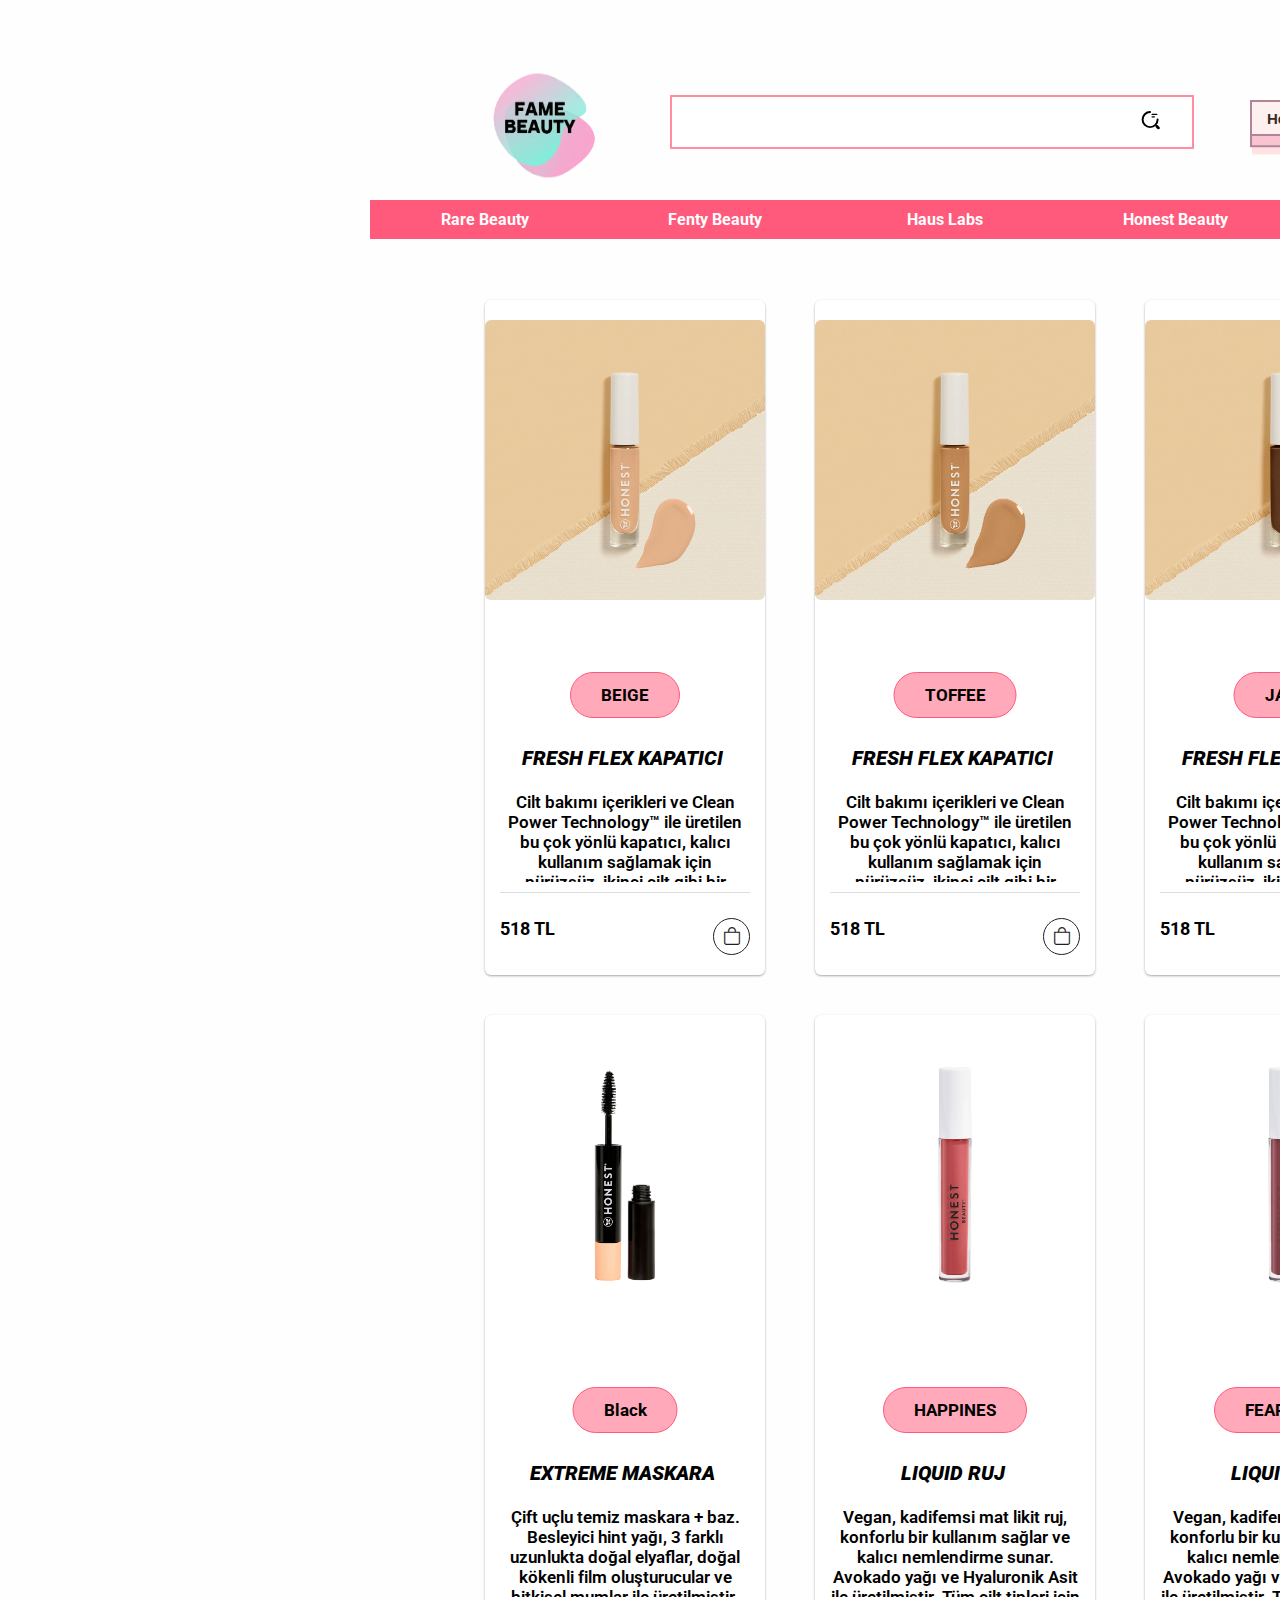
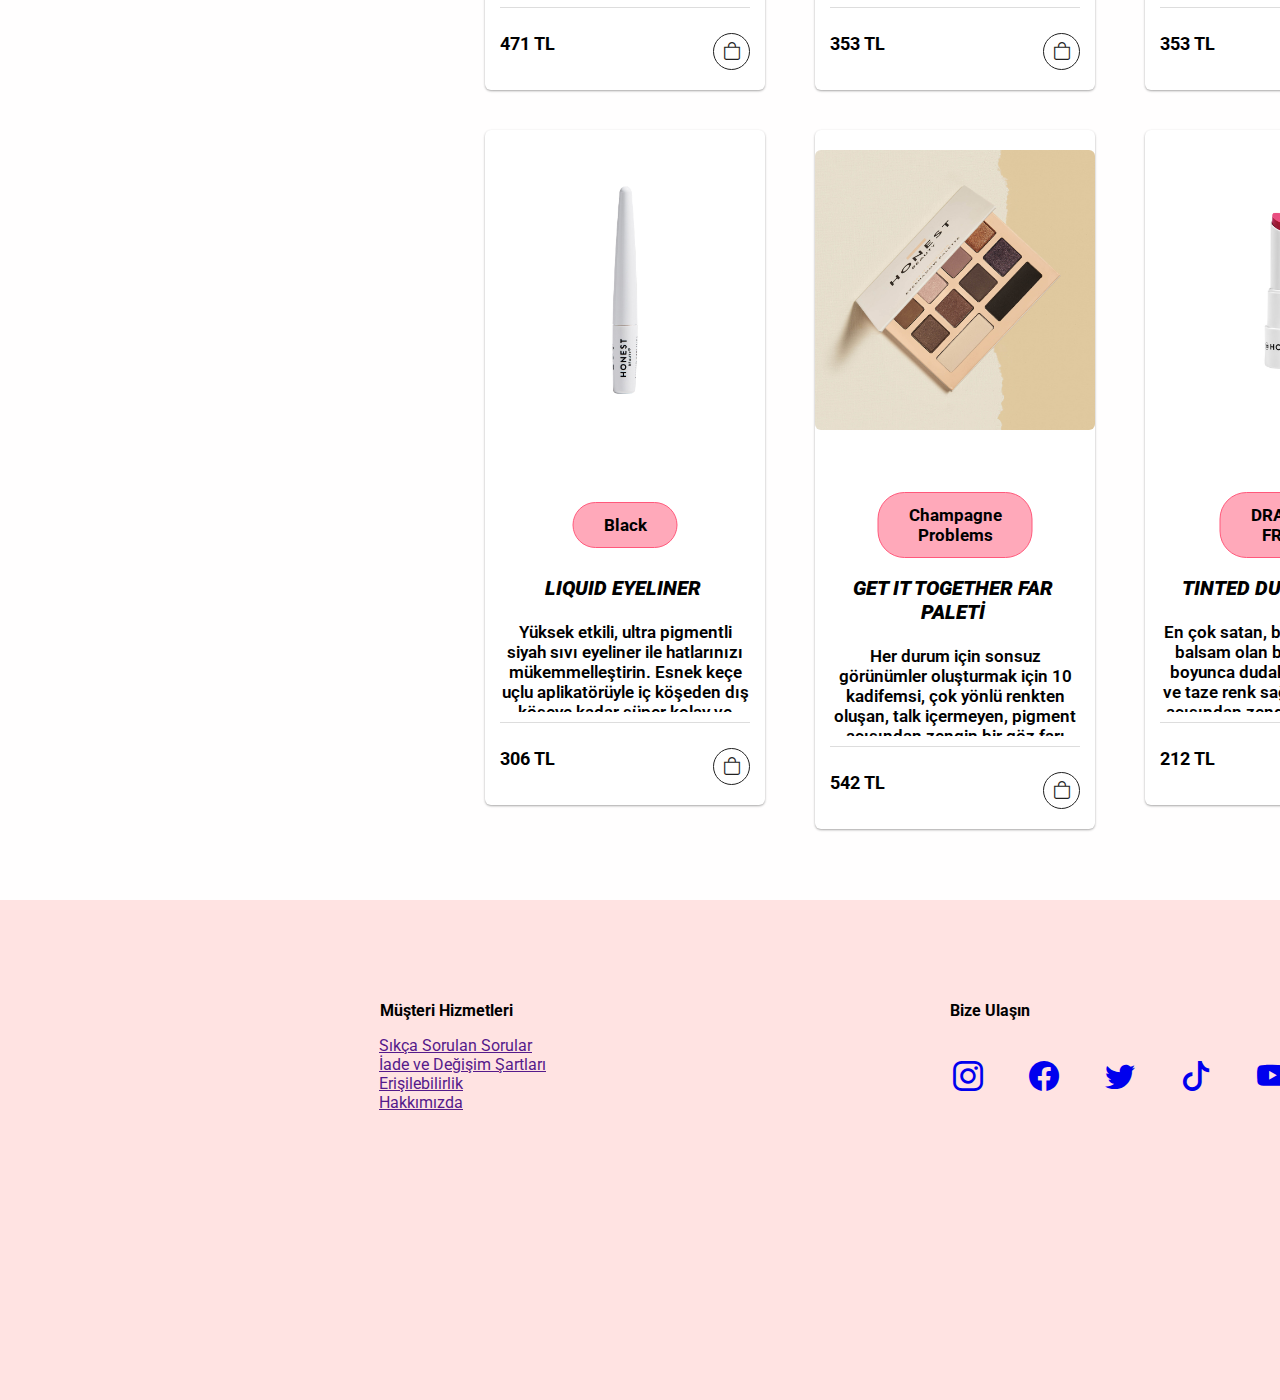
<file: site/honest.html>
<!DOCTYPE html>
<html lang="tr">
<head>
    <meta charset="UTF-8">
    <meta http-equiv="X-UA-Compatible" content="IE=edge">
    <meta name="viewport" content="width=device-width, initial-scale=1.0">
    <link rel="stylesheet" href="main.css">    
    <link rel="preconnect" href="https://fonts.googleapis.com">
    <link rel="preconnect" href="https://fonts.gstatic.com" crossorigin>
    <link href="https://fonts.googleapis.com/css2?family=Roboto:wght@100&display=swap" rel="stylesheet">
    <link rel="icon" href="img/logo.png" type="image/icon type">
    <link rel="preconnect" href="https://fonts.googleapis.com">
    <link rel="preconnect" href="https://fonts.gstatic.com" crossorigin>
    <link href="https://fonts.googleapis.com/css2?family=Courgette&display=swap" rel="stylesheet">
    <link rel="stylesheet" href="https://cdn.jsdelivr.net/npm/bootstrap-icons@1.10.5/font/bootstrap-icons.css">
    <title>Fame Beauty</title>


</head>
<body>

    <nav class="container">
        <ul>
            <li><a href="rare.html"> <strong>Rare Beauty</strong> </a></li>
            <li><a href="fenty.html"> <strong>Fenty Beauty</strong> </a></li>
            <li><a href="haus.html"> <strong>Haus Labs</strong> </a></li>
            <li><a href="honest.html"> <strong>Honest Beauty</strong> </a></li>
            <li><a href="kylie.html"> <strong>Kylie Cosmetics</strong></a></li>
        </ul>
    </nav>

    <div class="logo">
        <a href="index.html"><img id="logo" width="110" height="110" src="img/logo.png"></a>
    </div>

    <div class="input-container">
            <input type="text" name="text" class="input"   placeholder="istedigin ürünü ara...">
            <span class="icon"> 
            <svg width="19px" height="19px" viewBox="0 0 24 24" fill="none" xmlns="http://www.w3.org/2000/svg">
            <g id="SVGRepo_bgCarrier" stroke-width="0"> </g>
            <g id="SVGRepo_tracerCarrier" stroke-linecap="round" stroke-linejoin="round"> </g>
            <g id="SVGRepo_iconCarrier"> <path opacity="1" d="M14 5H20" stroke="#000" stroke-width="1.5" stroke-linecap="round" stroke-linejoin="round">
            </path> 
            <path opacity="1" d="M14 8H17" stroke="#000" stroke-width="1.5" stroke-linecap="round" stroke-linejoin="round"></path> 
            <path d="M21 11.5C21 16.75 16.75 21 11.5 21C6.25 21 2 16.75 2 11.5C2 6.25 6.25 2 11.5 2" stroke="#000" stroke-width="2.5" stroke-linecap="round" stroke-linejoin="round">
            </path> 
            <path opacity="1" d="M22 22L20 20" stroke="#000" stroke-width="3.5" stroke-linecap="round" stroke-linejoin="round">
            </path> 
            </g>
            </svg>
            </span>
    </div>
    <a href="hesabim.html">
      <button class="hesabim"> Hesabım </button> 
    </a>  


    <div class="menu-icon">
      <a href="menu.html">
        <i class="bi bi-bag"></i>
      </a>
    </div>

    <div class="shell">
      <div class="container">
        <div class="row">
          <div class="col-md-3">
            <div class="wsk-cp-product">
              <div class="wsk-cp-img">
                <img src="img/honest/kapatıcı 1.jpg" alt="Product" class="img-responsive" />
              </div>
              <div class="wsk-cp-text">
                <div class="category">
                  <span>BEIGE</span>
                </div>
                <div class="title-product">
                  <h3>FRESH FLEX KAPATICI</h3>
                </div>
                <div class="description-prod">
                  <p> Cilt bakımı içerikleri ve Clean Power Technology™ ile üretilen bu çok yönlü kapatıcı, kalıcı kullanım sağlamak için pürüzsüz, ikinci cilt gibi bir görünüm elde etmek üzere sorunsuz bir şekilde karışır. Orta düzeyde kapatıcılığı istediğiniz şekilde ve istediğiniz bölgelere uygulayabilirsiniz. İçerisinde 2 çeşit Hyaluronik Asit, Shea Yağı, Niasinamid ve E Vitamini bulunur. Tüm cilt tipleri için uygundur.</p>
                </div>
                <div class="card-footer">
                  <div class="wcf-left"><span class="price">518 TL</span></div>
                  <div class="wcf-right"><a href="#" class="buy-btn"><i class="bi bi-bag"></i></a></div>
                </div>
              </div>
            </div>
          </div>
          <div class="col-md-3">
            <div class="wsk-cp-product">
              <div class="wsk-cp-img"><img src="img/honest/kapatıcı 2.jpg" alt="Product" class="img-responsive" /></div>
              <div class="wsk-cp-text">
                <div class="category">
                  <span>TOFFEE</span>
                </div>
                <div class="title-product">
                  <h3>FRESH FLEX KAPATICI</h3>
                </div>
                <div class="description-prod">
                  <p> Cilt bakımı içerikleri ve Clean Power Technology™ ile üretilen bu çok yönlü kapatıcı, kalıcı kullanım sağlamak için pürüzsüz, ikinci cilt gibi bir görünüm elde etmek üzere sorunsuz bir şekilde karışır. Orta düzeyde kapatıcılığı istediğiniz şekilde ve istediğiniz bölgelere uygulayabilirsiniz. İçerisinde 2 çeşit Hyaluronik Asit, Shea Yağı, Niasinamid ve E Vitamini bulunur. Tüm cilt tipleri için uygundur.</p>
                </div>
                <div class="card-footer">
                  <div class="wcf-left"><span class="price">518 TL</span></div>
                  <div class="wcf-right"><a href="#" class="buy-btn"><i class="bi bi-bag"></i></a></div>
                </div>
              </div>
            </div>
          </div>
          <div class="col-md-3">
            <div class="wsk-cp-product">
              <div class="wsk-cp-img"><img src="img/honest/kapatıcı 3.jpg" alt="Product" class="img-responsive" /></div>
              <div class="wsk-cp-text">
                <div class="category">
                  <span>JAVA</span>
                </div>
                <div class="title-product">
                  <h3>FRESH FLEX KAPATICI</h3>
                </div>
                <div class="description-prod">
                  <p> Cilt bakımı içerikleri ve Clean Power Technology™ ile üretilen bu çok yönlü kapatıcı, kalıcı kullanım sağlamak için pürüzsüz, ikinci cilt gibi bir görünüm elde etmek üzere sorunsuz bir şekilde karışır. Orta düzeyde kapatıcılığı istediğiniz şekilde ve istediğiniz bölgelere uygulayabilirsiniz. İçerisinde 2 çeşit Hyaluronik Asit, Shea Yağı, Niasinamid ve E Vitamini bulunur. Tüm cilt tipleri için uygundur.</p>
                </div>
                <div class="card-footer">
                  <div class="wcf-left"><span class="price">518 TL</span></div>
                  <div class="wcf-right"><a href="#" class="buy-btn"><i class="bi bi-bag"></i></a></div>
                </div>
              </div>
            </div>
          </div>
          <div class="col-md-3">
            <div class="wsk-cp-product">
              <div class="wsk-cp-img"><img src="img/honest/maskara 1.jpg" alt="Product" class="img-responsive" /></div>
              <div class="wsk-cp-text">
                <div class="category">
                  <span>Black</span>
                </div>
                <div class="title-product">
                  <h3>EXTREME MASKARA</h3>
                </div>
                <div class="description-prod">
                  <p>Çift uçlu temiz maskara + baz. Besleyici hint yağı, 3 farklı uzunlukta doğal elyaflar, doğal kökenli film oluşturucular ve bitkisel mumlar ile üretilmiştir. Hassas gözlere ve kontakt lens kullananlara kadar tüm kirpik tipleri için uygundur.</p>
                </div>
                <div class="card-footer">
                  <div class="wcf-left"><span class="price">471 TL</span></div>
                  <div class="wcf-right"><a href="#" class="buy-btn"><i class="bi bi-bag"></i></a></div>
                </div>
              </div>
            </div>
          </div>
        </div>
        <div class="row">
          <div class="col-md-3">
            <div class="wsk-cp-product">
              <div class="wsk-cp-img">
                <img src="img/honest/lıpstıck 1.jpg" alt="Product" class="img-responsive" />
              </div>
              <div class="wsk-cp-text">
                <div class="category">
                  <span>HAPPINES</span>
                </div>
                <div class="title-product">
                  <h3>LIQUID RUJ</h3>
                </div>
                <div class="description-prod">
                  <p> Vegan, kadifemsi mat likit ruj, konforlu bir kullanım sağlar ve kalıcı nemlendirme sunar. Avokado yağı ve Hyaluronik Asit ile üretilmiştir. Tüm cilt tipleri için uygundur.</p>
                </div>
                <div class="card-footer">
                  <div class="wcf-left"><span class="price">353 TL</span></div>
                  <div class="wcf-right"><a href="#" class="buy-btn"><i class="bi bi-bag"></i></a></div>
                </div>
              </div>
            </div>
          </div>
          <div class="col-md-3">
            <div class="wsk-cp-product">
              <div class="wsk-cp-img">
                <img src="img/honest/lipstick 2.jpg" alt="Product" class="img-responsive" />
              </div>
              <div class="wsk-cp-text">
                <div class="category">
                  <span>FEARLESS</span>
                </div>
                <div class="title-product">
                  <h3>LIQUID RUJ</h3>
                </div>
                <div class="description-prod">
                  <p>Vegan, kadifemsi mat likit ruj, konforlu bir kullanım sağlar ve kalıcı nemlendirme sunar. Avokado yağı ve Hyaluronik Asit ile üretilmiştir. Tüm cilt tipleri için uygundur.</p>
                </div>
                <div class="card-footer">
                  <div class="wcf-left"><span class="price">353 TL</span></div>
                  <div class="wcf-right"><a href="#" class="buy-btn"><i class="bi bi-bag"></i></a></div>
                </div>
              </div>
            </div>
          </div>
          <div class="col-md-3">
            <div class="wsk-cp-product">
              <div class="wsk-cp-img"><img src="img/honest/eyeliner 1.jpg" alt="Product" class="img-responsive" /></div>
              <div class="wsk-cp-text">
                <div class="category">
                  <span>Black</span>
                </div>
                <div class="title-product">
                  <h3>LIQUID EYELINER</h3>
                </div>
                <div class="description-prod">
                  <p>Yüksek etkili, ultra pigmentli siyah sıvı eyeliner ile hatlarınızı mükemmelleştirin. Esnek keçe uçlu aplikatörüyle iç köşeden dış köşeye kadar süper kolay ve hassas bir çizgi oluşturur, bulaşma veya dökülme yapmadan 8 saate kadar kalır.</p>
                </div>
                <div class="card-footer">
                  <div class="wcf-left"><span class="price">306 TL</span></div>
                  <div class="wcf-right"><a href="#" class="buy-btn"><i class="bi bi-bag"></i></a></div>
                </div>
              </div>
            </div>
          </div>
          <div class="col-md-3">
            <div class="wsk-cp-product">
              <div class="wsk-cp-img"><img src="img/honest/far paleti.jpg" alt="Product" class="img-responsive" /></div>
              <div class="wsk-cp-text">
                <div class="category">
                  <span>Champagne Problems</span>
                </div>
                <div class="title-product">
                  <h3>GET IT TOGETHER FAR PALETİ</h3>
                </div>
                <div class="description-prod">
                  <p>Her durum için sonsuz görünümler oluşturmak için 10 kadifemsi, çok yönlü renkten oluşan, talk içermeyen, pigment açısından zengin bir göz farı paleti.</p>
                </div>
                <div class="card-footer">
                  <div class="wcf-left"><span class="price">542 TL</span></div>
                  <div class="wcf-right"><a href="#" class="buy-btn"><i class="bi bi-bag"></i></a></div>
                </div>
              </div>
            </div>
          </div>
          <div class="col-md-3">
            <div class="wsk-cp-product">
              <div class="wsk-cp-img"><img src="img/honest/lip balm.jpg" alt="Product" class="img-responsive" /></div>
              <div class="wsk-cp-text">
                <div class="category">
                  <span>DRAGON FRUIT</span>
                </div>
                <div class="title-product">
                  <h3>TINTED DUDAK BALMI</h3>
                </div>
                <div class="description-prod">
                  <p>En çok satan, besleyici renkli bir balsam olan bu ürün tüm gün boyunca dudakları nemlendirir ve taze renk sağlar. Antioksidan açısından zengin Acai Özleri ve Avokado Yağı ile üretilmiştir. Bu vegan dudak balsamı tüm cilt tipleri için uygundur.</p>
                </div>
                <div class="card-footer">
                  <div class="wcf-left"><span class="price">212 TL</span></div>
                  <div class="wcf-right"><a href="#" class="buy-btn"><i class="bi bi-bag"></i></a></div>
                </div>
              </div>
            </div>
          </div>
        </div>
      </div>
    </div>


  <footer>
    <div class="en-alt-kisim">

       <span class="musteri-hizmetleri"> 
        <h4> Müşteri Hizmetleri</h4> 
        </span>
        <ul class="hizmet-maddeleri">
          <li><a href="">Sıkça Sorulan Sorular</a></li>
          <li><a href="">İade ve Değişim Şartları</a></li>
          <li><a href="">Erişilebilirlik</a></li>
          <li><a href="">Hakkımızda</a></li>
        </ul>

      <div class="iletisim">
        <h4> Bize Ulaşın </h4>
      </div>
      <span> 
       <p class="haklar">© 2023 Fame Beauty tüm hakları saklıdır </p> 
        <ul class="sartlar">
          <li><a href=""> Gizlilik Politikası </a></li>
          <li><a href=""> Hizmet Şartları </a></li>    
        </ul>
      </span> 

      <ul class="medya-linkleri">
        <li class="sosyal-medya">
          <a href="http://www.instagram.com/rarebeauty/" target="_blank" rel="noopener noreferrer">
            <i class="bi bi-instagram">
              <span class="screenreader"></span>
            </i>
          </a>
        </li>
        <li class="sosyal-medya"> 
          <a href="http://www.facebook.com/Rare-Beauty-102403614660064/?modal=admin_todo_tour" target="_blank" rel="noopener noreferrer">
            <i class="bi bi-facebook">
              <span class="screenreader"></span>
            </i>
          </a>
        </li>
        <li class="sosyal-medya"> 
          <a href="http://twitter.com/rarebeauty" target="_blank" rel="noopener noreferrer">
            <i class="bi bi-twitter">
              <span class="screenreader"></span>
            </i>
          </a>
        </li>
        <li class="sosyal-medya"> 
          <a href="http://www.tiktok.com/@rarebeauty" target="_blank" rel="noopener noreferrer">
            <i class="bi bi-tiktok">
              <span class="screenreader"></span>
            </i>
          </a>
        </li>
        <li class="sosyal-medya"> 
          <a href="http://www.youtube.com/channel/UCvOtsjwO04Seaep0J2clYEw" target="_blank" rel="noopener noreferrer">
            <i class="bi bi-youtube">
              <span class="screenreader"></span>
            </i>
          </a>
        </li>
        <li class="sosyal-medya"> 
          <a href="http://tr.pinterest.com/RareBeautyOfficial/" target="_blank" rel="noopener noreferrer">
            <i class="bi bi-pinterest">
              <span class="screenreader"></span>
            </i>
          </a>
        </li>
      </ul>
    </div>
  </footer>
        

</body>
</html>
</file>
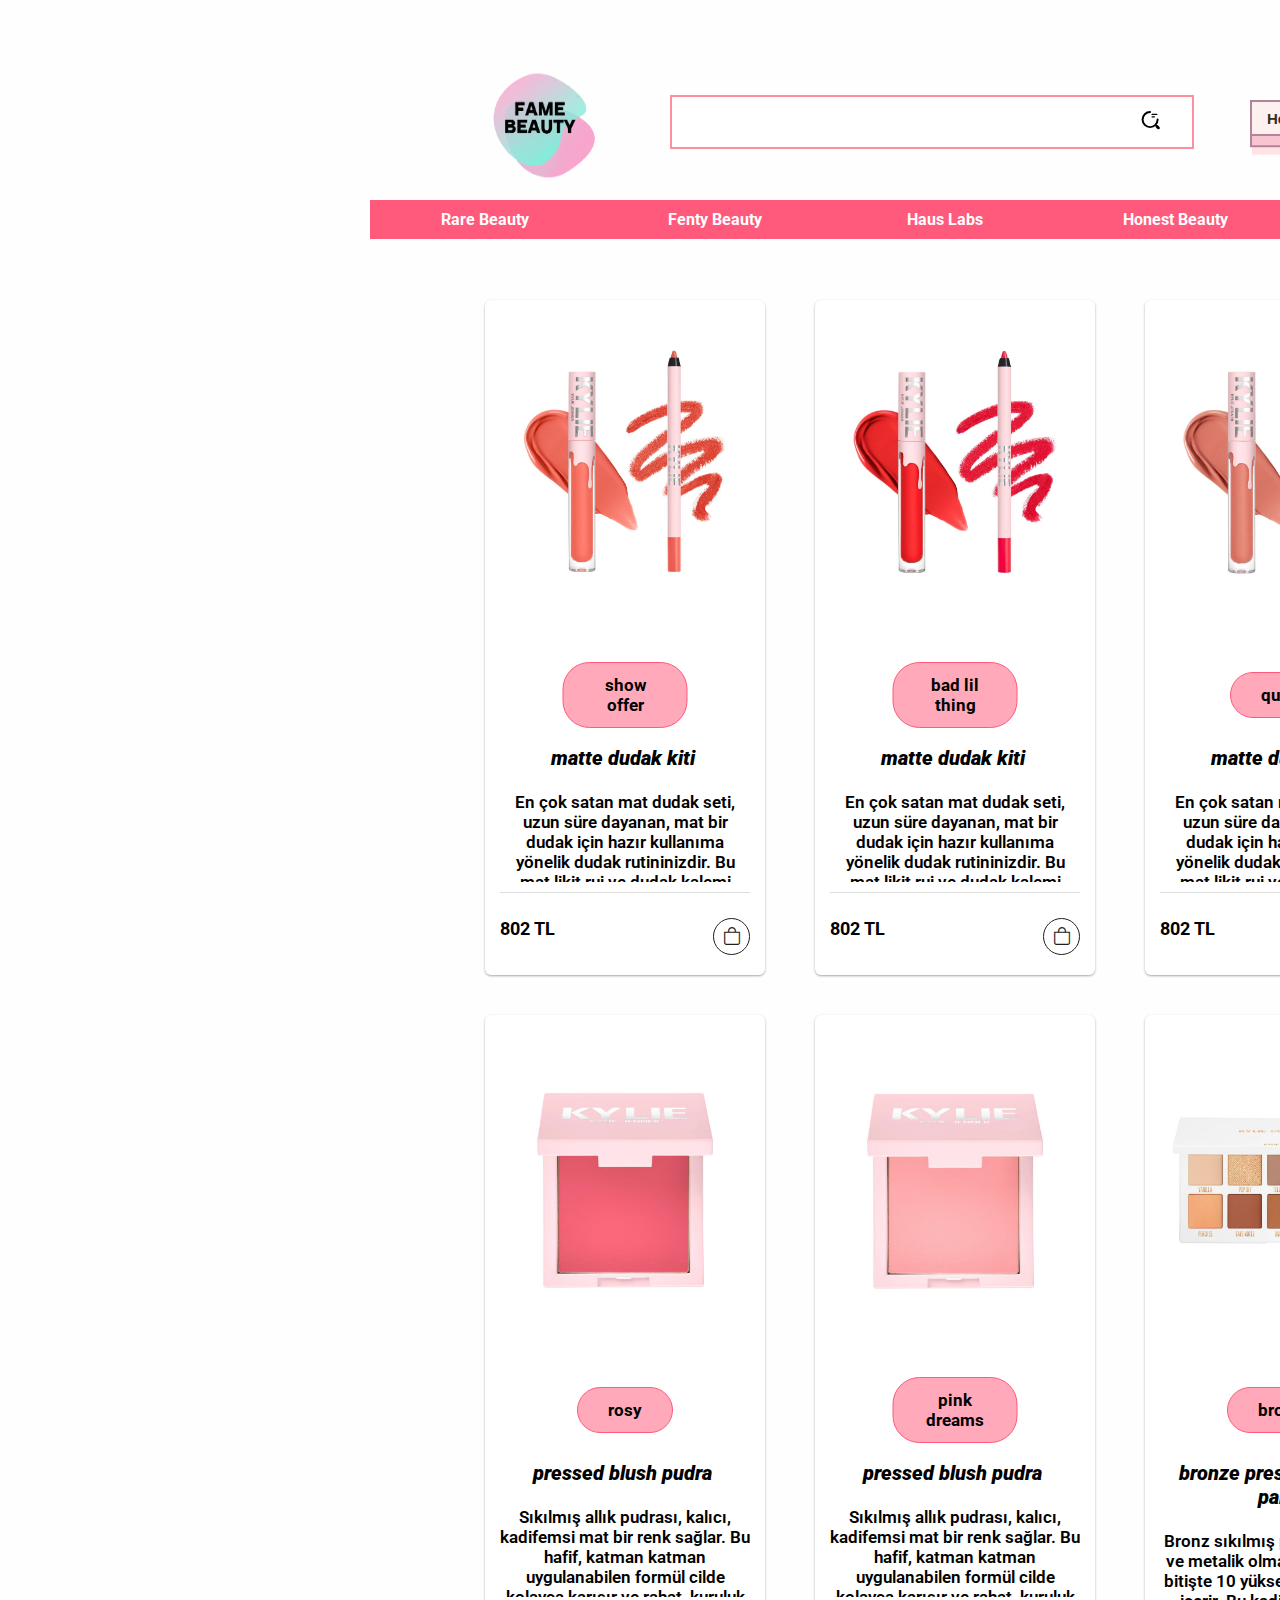
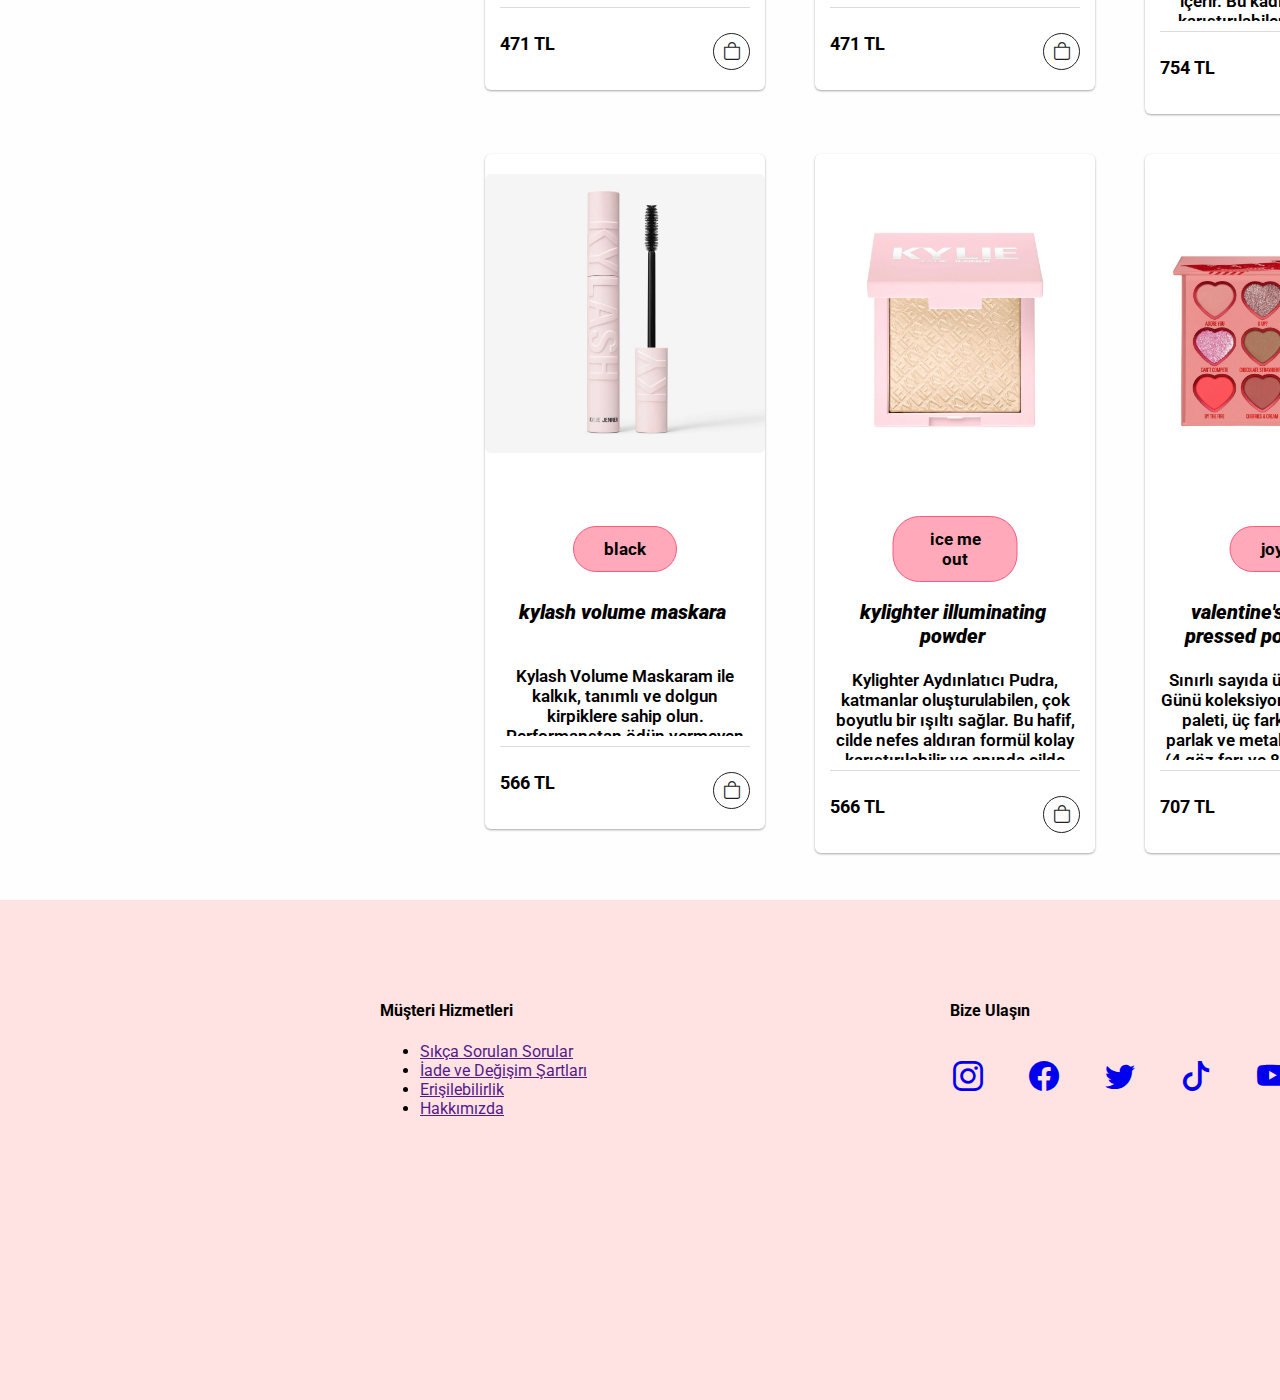
<file: site/kylie.html>
<!DOCTYPE html>
<html lang="tr">
<head>
    <meta charset="UTF-8">
    <meta http-equiv="X-UA-Compatible" content="IE=edge">
    <meta name="viewport" content="width=device-width, initial-scale=1.0">
    <link rel="stylesheet" href="main.css">   
    <link rel="preconnect" href="https://fonts.googleapis.com">
    <link rel="preconnect" href="https://fonts.gstatic.com" crossorigin>
    <link href="https://fonts.googleapis.com/css2?family=Roboto:wght@100&display=swap" rel="stylesheet">
    <link rel="icon" href="img/logo.png" type="image/icon type">
    <link rel="preconnect" href="https://fonts.googleapis.com">
    <link rel="preconnect" href="https://fonts.gstatic.com" crossorigin>
    <link href="https://fonts.googleapis.com/css2?family=Courgette&display=swap" rel="stylesheet">
    <link rel="stylesheet" href="https://cdn.jsdelivr.net/npm/bootstrap-icons@1.10.5/font/bootstrap-icons.css">

    <title>Fame Beauty</title>

</head>
<body>

    <nav class="container">
        <ul>
            <li><a href="rare.html"> <strong>Rare Beauty</strong> </a></li>
            <li><a href="fenty.html"> <strong>Fenty Beauty</strong> </a></li>
            <li><a href="haus.html"> <strong>Haus Labs</strong> </a></li>
            <li><a href="honest.html"> <strong>Honest Beauty</strong> </a></li>
            <li><a href="kylie.html"> <strong>Kylie Cosmetics</strong></a></li>
        </ul>
    </nav>

    <div class="logo">
        <a href="index.html"><img id="logo" width="110" height="110" src="img/logo.png"></a>
    </div>

    <div class="input-container">
                <input type="text" name="text" class="input"   placeholder="istedigin ürünü ara...">
            <span class="icon"> 
            <svg width="19px" height="19px" viewBox="0 0 24 24" fill="none" xmlns="http://www.w3.org/2000/svg">
            <g id="SVGRepo_bgCarrier" stroke-width="0"> </g>
            <g id="SVGRepo_tracerCarrier" stroke-linecap="round" stroke-linejoin="round"> </g>
            <g id="SVGRepo_iconCarrier"> <path opacity="1" d="M14 5H20" stroke="#000" stroke-width="1.5" stroke-linecap="round" stroke-linejoin="round">
            </path> 
            <path opacity="1" d="M14 8H17" stroke="#000" stroke-width="1.5" stroke-linecap="round" stroke-linejoin="round"></path> 
            <path d="M21 11.5C21 16.75 16.75 21 11.5 21C6.25 21 2 16.75 2 11.5C2 6.25 6.25 2 11.5 2" stroke="#000" stroke-width="2.5" stroke-linecap="round" stroke-linejoin="round">
            </path> 
            <path opacity="1" d="M22 22L20 20" stroke="#000" stroke-width="3.5" stroke-linecap="round" stroke-linejoin="round">
            </path> 
            </g>
            </svg>
            </span>
    </div>

    <a href="hesabim.html">
      <button class="hesabim"> Hesabım </button> 
    </a>  

    <div class="menu-icon">
      <a href="menu.html">
        <i class="bi bi-bag"></i>
      </a>
    </div>

    <div class="shell">
      <div class="container">
        <div class="row">
          <div class="col-md-3">
            <div class="wsk-cp-product">
              <div class="wsk-cp-img">
                <img src="img/kylie/ruj 1.jpg" alt="Product" class="img-responsive" />
              </div>
              <div class="wsk-cp-text">
                <div class="category">
                  <span>show offer</span>
                </div>
                <div class="title-product">
                  <h3>matte dudak kiti</h3>
                </div>
                <div class="description-prod">
                  <p>En çok satan mat dudak seti, uzun süre dayanan, mat bir dudak için hazır kullanıma yönelik dudak rutininizdir. Bu mat likit ruj ve dudak kalemi ikilisi, yüksek pigmentli, 8 saate kadar dayanan formüllere sahiptir ve bulaşmayı önleyen bir bitişle tam kapatıcı bir sonuç sunar.</p>
                </div>
                <div class="card-footer">
                  <div class="wcf-left"><span class="price">802 TL</span></div>
                  <div class="wcf-right"><a href="#" class="buy-btn"><i class="bi bi-bag"></i></a></div>
                </div>
              </div>
            </div>
          </div>
          <div class="col-md-3">
            <div class="wsk-cp-product">
              <div class="wsk-cp-img"><img src="img/kylie/ruj 2.jpg" alt="Product" class="img-responsive" /></div>
              <div class="wsk-cp-text">
                <div class="category">
                  <span>bad lil thing</span>
                </div>
                <div class="title-product">
                  <h3>matte dudak kiti</h3>
                </div>
                <div class="description-prod">
                  <p>En çok satan mat dudak seti, uzun süre dayanan, mat bir dudak için hazır kullanıma yönelik dudak rutininizdir. Bu mat likit ruj ve dudak kalemi ikilisi, yüksek pigmentli, 8 saate kadar dayanan formüllere sahiptir ve bulaşmayı önleyen bir bitişle tam kapatıcı bir sonuç sunar.</p>
                </div>
                <div class="card-footer">
                  <div class="wcf-left"><span class="price">802 TL</span></div>
                  <div class="wcf-right"><a href="#" class="buy-btn"><i class="bi bi-bag"></i></a></div>
                </div>
              </div>
            </div>
          </div>
          <div class="col-md-3">
            <div class="wsk-cp-product">
              <div class="wsk-cp-img"><img src="img/kylie/ruj 3.jpg" alt="Product" class="img-responsive" /></div>
              <div class="wsk-cp-text">
                <div class="category">
                  <span>queen</span>
                </div>
                <div class="title-product">
                  <h3>matte dudak kiti</h3>
                </div>
                <div class="description-prod">
                  <p>En çok satan mat dudak seti, uzun süre dayanan, mat bir dudak için hazır kullanıma yönelik dudak rutininizdir. Bu mat likit ruj ve dudak kalemi ikilisi, yüksek pigmentli, 8 saate kadar dayanan formüllere sahiptir ve bulaşmayı önleyen bir bitişle tam kapatıcı bir sonuç sunar.</p>
                </div>
                <div class="card-footer">
                  <div class="wcf-left"><span class="price">802 TL</span></div>
                  <div class="wcf-right"><a href="#" class="buy-btn"><i class="bi bi-bag"></i></a></div>
                </div>
              </div>
            </div>
          </div>
          <div class="col-md-3">
            <div class="wsk-cp-product">
              <div class="wsk-cp-img"><img src="img/kylie/blush 1.jpg" alt="Product" class="img-responsive" /></div>
              <div class="wsk-cp-text">
                <div class="category">
                  <span>rosy</span>
                </div>
                <div class="title-product">
                  <h3>pressed blush pudra</h3>
                </div>
                <div class="description-prod">
                  <p>Sıkılmış allık pudrası, kalıcı, kadifemsi mat bir renk sağlar. Bu hafif, katman katman uygulanabilen formül cilde kolayca karışır ve rahat, kuruluk yapmayan bir sonuç sunar.</p>
                </div>
                <div class="card-footer">
                  <div class="wcf-left"><span class="price">471 TL</span></div>
                  <div class="wcf-right"><a href="#" class="buy-btn"><i class="bi bi-bag"></i></a></div>
                </div>
              </div>
            </div>
          </div>
        </div>
        <div class="row">
          <div class="col-md-3">
            <div class="wsk-cp-product">
              <div class="wsk-cp-img">
                <img src="img/kylie/blush 2.jpg" alt="Product" class="img-responsive" />
              </div>
              <div class="wsk-cp-text">
                <div class="category">
                  <span>pink dreams</span>
                </div>
                <div class="title-product">
                  <h3>pressed blush pudra</h3>
                </div>
                <div class="description-prod">
                  <p>Sıkılmış allık pudrası, kalıcı, kadifemsi mat bir renk sağlar. Bu hafif, katman katman uygulanabilen formül cilde kolayca karışır ve rahat, kuruluk yapmayan bir sonuç sunar.</p>
                </div>
                <div class="card-footer">
                  <div class="wcf-left"><span class="price">471 TL</span></div>
                  <div class="wcf-right"><a href="#" class="buy-btn"><i class="bi bi-bag"></i></a></div>
                </div>
              </div>
            </div>
          </div>
          <div class="col-md-3">
            <div class="wsk-cp-product">
              <div class="wsk-cp-img">
                <img src="img/kylie/fsr paleti 1.jpg" alt="Product" class="img-responsive" />
              </div>
              <div class="wsk-cp-text">
                <div class="category">
                  <span>bronze</span>
                </div>
                <div class="title-product">
                  <h3>bronze pressed powder paleti</h3>
                </div>
                <div class="description-prod">
                  <p>Bronz sıkılmış pudra paleti, mat ve metalik olmak üzere iki farklı bitişte 10 yüksek pigmentli renk içerir. Bu kadifemsi ve kolay karıştırılabilen formüller, tek hamlede renk verirken kolayca uygulanır.</p>
                </div>
                <div class="card-footer">
                  <div class="wcf-left"><span class="price">754 TL</span></div>
                  <div class="wcf-right"><a href="#" class="buy-btn"><i class="bi bi-bag"></i></a></div>
                </div>
              </div>
            </div>
          </div>
          <div class="col-md-3">
            <div class="wsk-cp-product">
              <div class="wsk-cp-img"><img src="img/kylie/maskara 1.jpg" alt="Product" class="img-responsive" /></div>
              <div class="wsk-cp-text">
                <div class="category">
                  <span>black</span>
                </div>
                <div class="title-product">
                  <h3>kylash volume maskara</h3>
                </div>
                <div class="description-prod">
                  <p>
                    Kylash Volume Maskaram ile kalkık, tanımlı ve dolgun kirpiklere sahip olun. Performanstan ödün vermeyen temiz ve vegan formülü ile bu maskara, hacim, uzunluk ve kıvrımı korur.</p>
                </div>
                <div class="card-footer">
                  <div class="wcf-left"><span class="price">566 TL</span></div>
                  <div class="wcf-right"><a href="#" class="buy-btn"><i class="bi bi-bag"></i></a></div>
                </div>
              </div>
            </div>
          </div>
          <div class="col-md-3">
            <div class="wsk-cp-product">
              <div class="wsk-cp-img"><img src="img/kylie/highlighter 1.jpg" alt="Product" class="img-responsive" /></div>
              <div class="wsk-cp-text">
                <div class="category">
                  <span>ice me out</span>
                </div>
                <div class="title-product">
                  <h3>kylighter illuminating powder</h3>
                </div>
                <div class="description-prod">
                  <p>Kylighter Aydınlatıcı Pudra, katmanlar oluşturulabilen, çok boyutlu bir ışıltı sağlar. Bu hafif, cilde nefes aldıran formül kolay karıştırılabilir ve anında cilde eriyerek kuruluk yapmayan, pudramsı bir sonuç verir.</p>
                </div>
                <div class="card-footer">
                  <div class="wcf-left"><span class="price">566 TL</span></div>
                  <div class="wcf-right"><a href="#" class="buy-btn"><i class="bi bi-bag"></i></a></div>
                </div>
              </div>
            </div>
          </div>
          <div class="col-md-3">
            <div class="wsk-cp-product">
              <div class="wsk-cp-img"><img src="img/kylie/fsr paleti 2.jpg" alt="Product" class="img-responsive" /></div>
              <div class="wsk-cp-text">
                <div class="category">
                  <span>joyfull</span>
                </div>
                <div class="title-product">
                  <h3>valentine's collection pressed powder paleti</h3>
                </div>
                <div class="description-prod">
                  <p>Sınırlı sayıda üretilen Sevgililer Günü koleksiyonu sıkılmış pudra paleti, üç farklı bitişte (mat, parlak ve metalik) 12 renk içerir (4 göz farı ve 8 yüz için sıkılmış pigment). Bu palet, yüksek pigmentli, yumuşak ve kolay karıştırılabilen formülleri ile kalp şekilli kutularında farklı romantik görünümler oluşturmanızı sağlar. Ayrıca hafif bir vanilya kokusuna sahiptir!</p>
                </div>
                <div class="card-footer">
                  <div class="wcf-left"><span class="price">707 TL</span></div>
                  <div class="wcf-right"><a href="#" class="buy-btn"><i class="bi bi-bag"></i></a></div>
                </div>
              </div>
            </div>
          </div>
        </div>
      </div>
    </div>



      
    
  <footer>
    <div class="en-alt-kisim">

      <div class="musteri-hizmetleri">
        <h4> Müşteri Hizmetleri</h4>
        <ul class="">
          <li><a href="">Sıkça Sorulan Sorular</a></li>
          <li><a href="">İade ve Değişim Şartları</a></li>
          <li><a href="">Erişilebilirlik</a></li>
          <li><a href="">Hakkımızda</a></li>
        </ul>
      </div>

      <div class="iletisim">
        <h4> Bize Ulaşın </h4>
      </div>

      <span> 
       <p class="haklar">© 2023 Fame Beauty tüm hakları saklıdır </p> 
        <ul class="sartlar">
          <li><a href=""> Gizlilik Politikası </a></li>
          <li><a href=""> Hizmet Şartları </a></li>    
        </ul>
      </span> 

      <ul class="medya-linkleri">
        <li class="sosyal-medya">
          <a href="http://www.instagram.com/rarebeauty/" target="_blank" rel="noopener noreferrer">
            <i class="bi bi-instagram">
              <span class="screenreader"></span>
            </i>
          </a>
        </li>
        <li class="sosyal-medya"> 
          <a href="http://www.facebook.com/Rare-Beauty-102403614660064/?modal=admin_todo_tour" target="_blank" rel="noopener noreferrer">
            <i class="bi bi-facebook">
              <span class="screenreader"></span>
            </i>
          </a>
        </li>
        <li class="sosyal-medya"> 
          <a href="http://twitter.com/rarebeauty" target="_blank" rel="noopener noreferrer">
            <i class="bi bi-twitter">
              <span class="screenreader"></span>
            </i>
          </a>
        </li>
        <li class="sosyal-medya"> 
          <a href="http://www.tiktok.com/@rarebeauty" target="_blank" rel="noopener noreferrer">
            <i class="bi bi-tiktok">
              <span class="screenreader"></span>
            </i>
          </a>
        </li>
        <li class="sosyal-medya"> 
          <a href="http://www.youtube.com/channel/UCvOtsjwO04Seaep0J2clYEw" target="_blank" rel="noopener noreferrer">
            <i class="bi bi-youtube">
              <span class="screenreader"></span>
            </i>
          </a>
        </li>
        <li class="sosyal-medya"> 
          <a href="http://tr.pinterest.com/RareBeautyOfficial/" target="_blank" rel="noopener noreferrer">
            <i class="bi bi-pinterest">
              <span class="screenreader"></span>
            </i>
          </a>
        </li>
      </ul>




    </div>
  </footer>
        



</body>
</html>
</file>
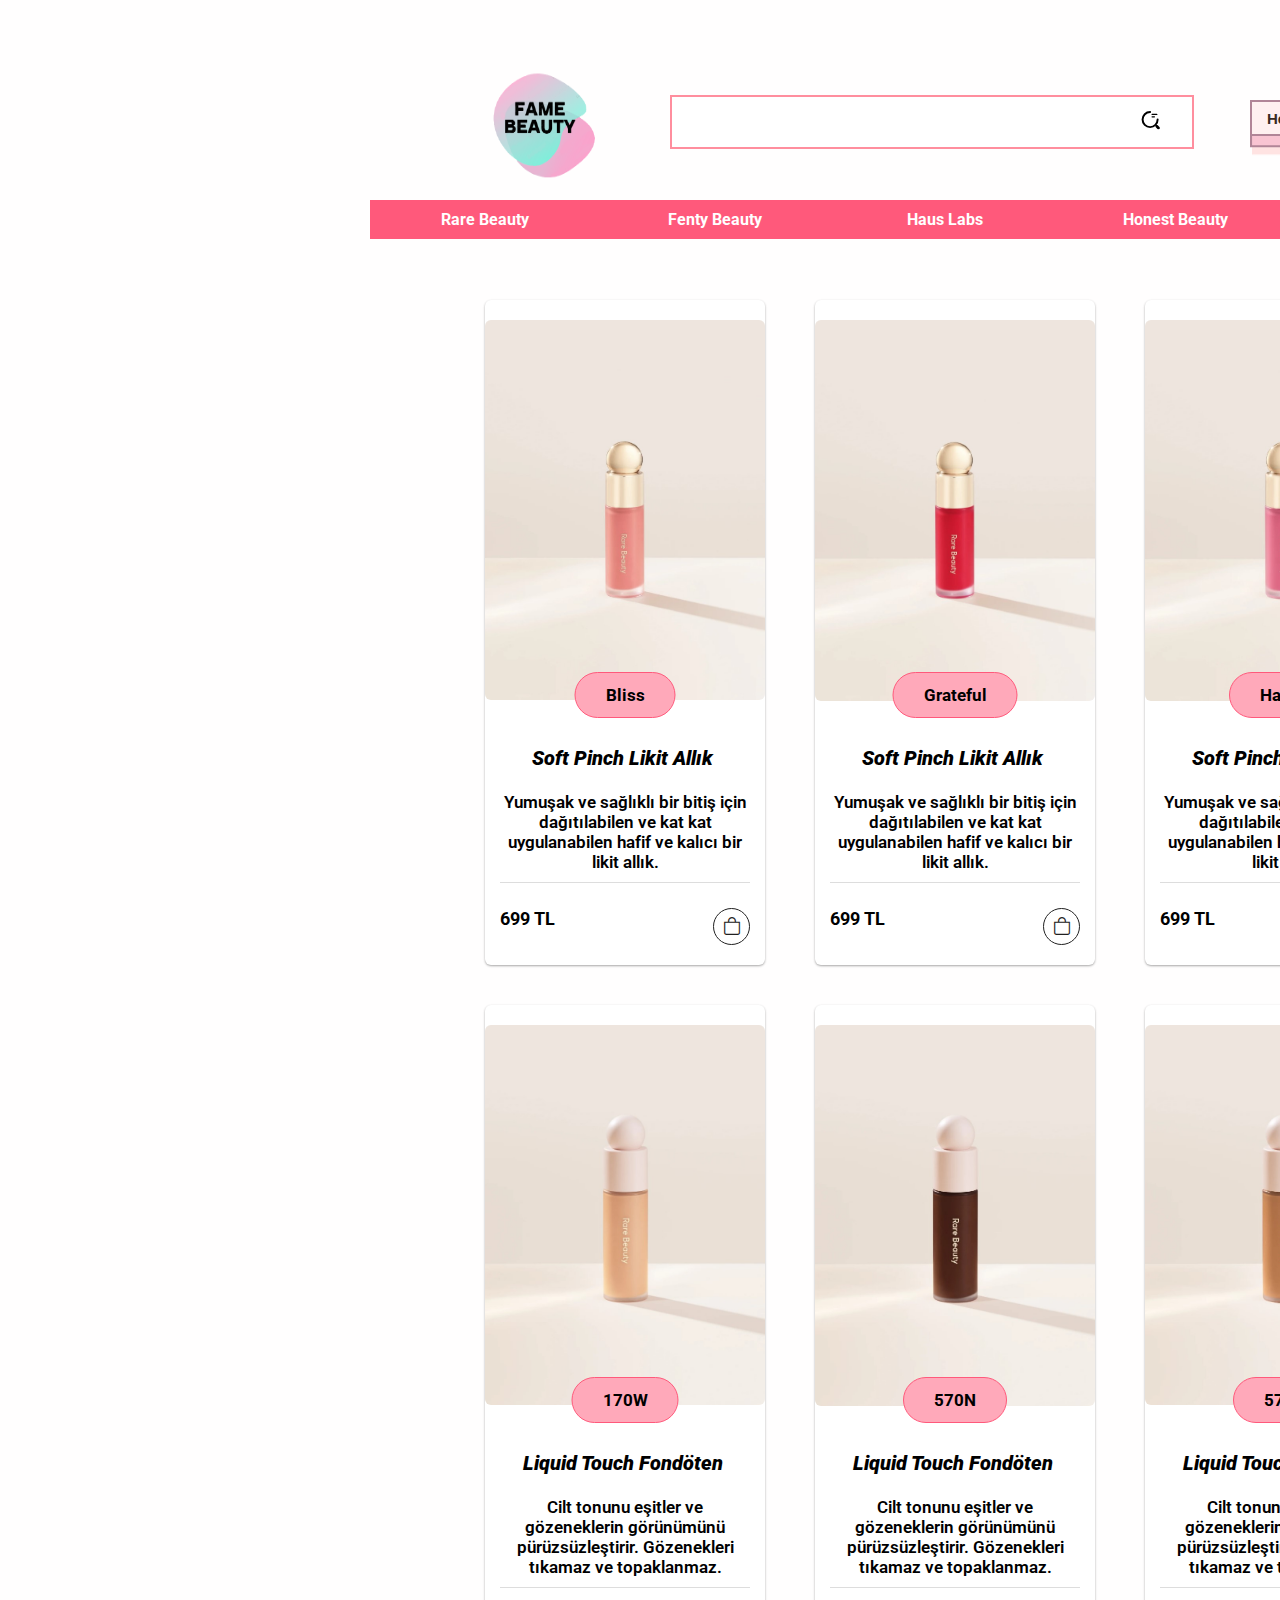
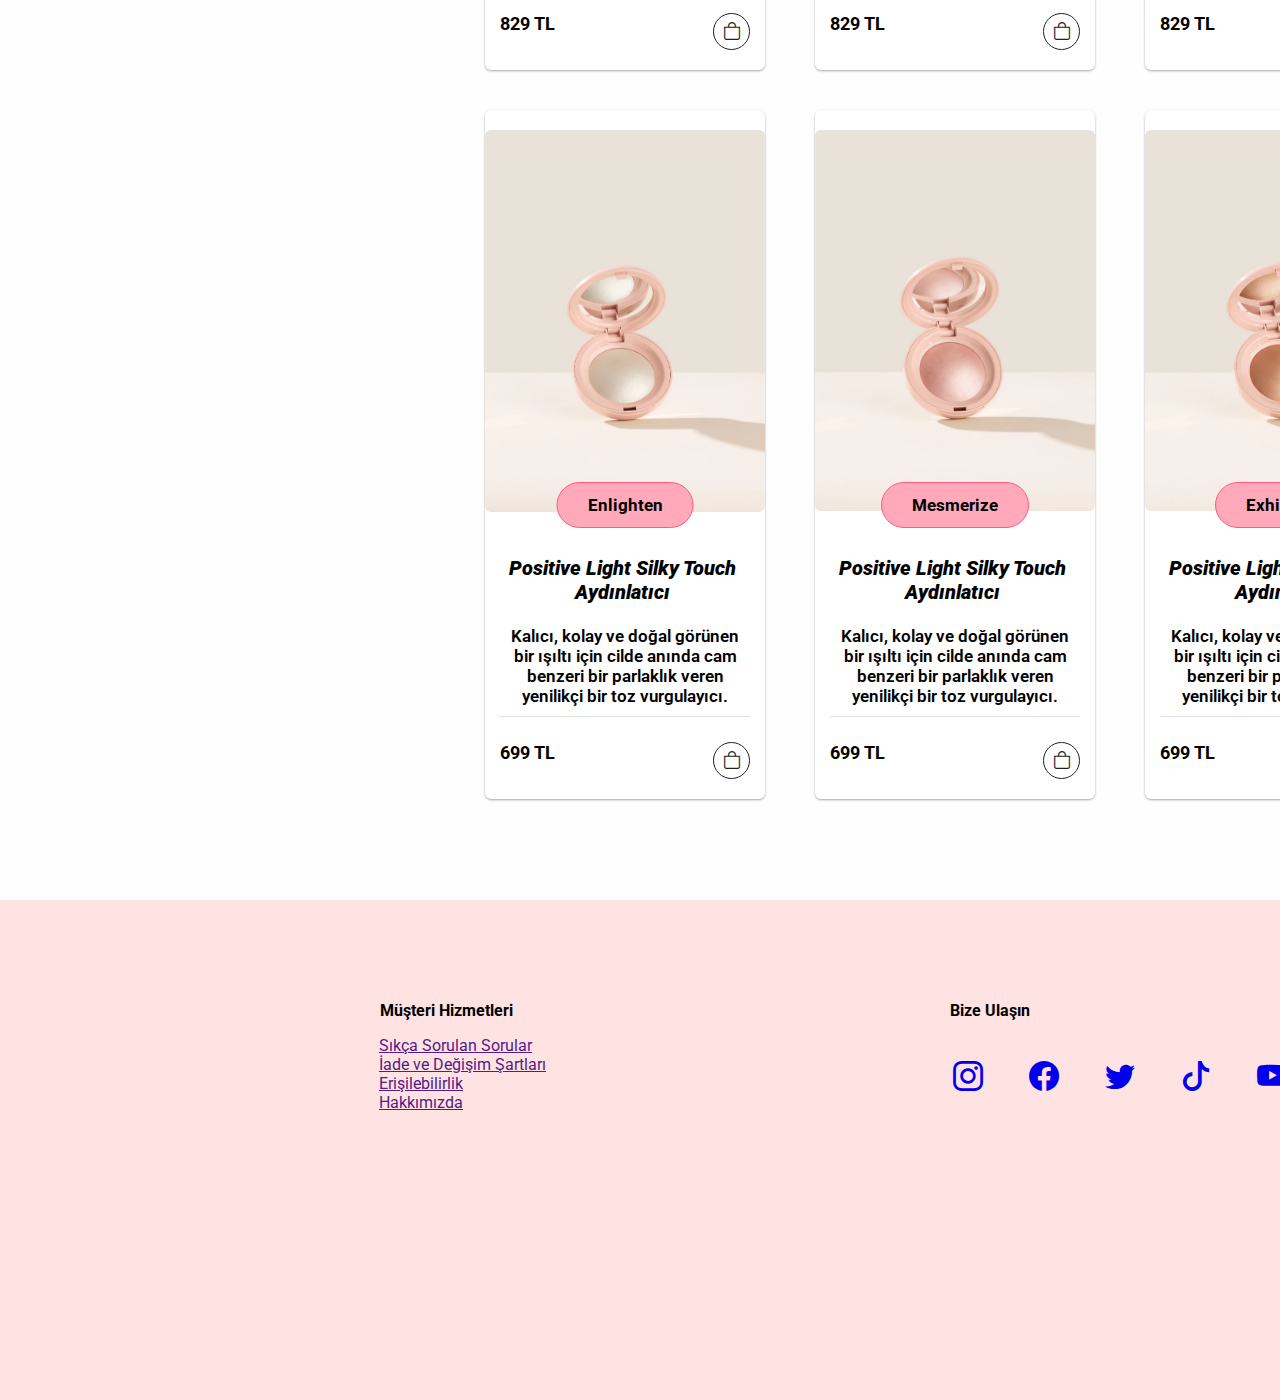
<file: site/rare.html>
<!DOCTYPE html>
<html lang="tr">
<head>
    <meta charset="UTF-8">
    <meta http-equiv="X-UA-Compatible" content="IE=edge">
    <meta name="viewport" content="width=device-width, initial-scale=1.0">
    <link rel="stylesheet" href="main.css">    
    <link rel="preconnect" href="https://fonts.googleapis.com">
    <link rel="preconnect" href="https://fonts.gstatic.com" crossorigin>
    <link href="https://fonts.googleapis.com/css2?family=Roboto:wght@100&display=swap" rel="stylesheet">
    <link rel="icon" href="img/logo.png" type="image/icon type">
    <link rel="preconnect" href="https://fonts.googleapis.com">
    <link rel="preconnect" href="https://fonts.gstatic.com" crossorigin>
    <link href="https://fonts.googleapis.com/css2?family=Courgette&display=swap" rel="stylesheet">
    <link rel="stylesheet" href="https://cdn.jsdelivr.net/npm/bootstrap-icons@1.10.5/font/bootstrap-icons.css">
    <title>Fame Beauty</title>


</head>
<body>


    <nav class="container">
        <ul>
            <li><a href="rare.html"> <strong>Rare Beauty</strong> </a></li>
            <li><a href="fenty.html"> <strong>Fenty Beauty</strong> </a></li>
            <li><a href="haus.html"> <strong>Haus Labs</strong> </a></li>
            <li><a href="honest.html"> <strong>Honest Beauty</strong> </a></li>
            <li><a href="kylie.html"> <strong>Kylie Cosmetics</strong></a></li>
        </ul>
    </nav>

    <div class="logo">
        <a href="index.html"><img id="logo" width="110" height="110" src="img/logo.png"></a>
    </div>

    <a href="hesabim.html">
      <button class="hesabim"> Hesabım </button> 
    </a>  

    <div class="input-container">
            <input type="text" name="text" class="input"   placeholder="istedigin ürünü ara...">
            <span class="icon"> 
            <svg width="19px" height="19px" viewBox="0 0 24 24" fill="none" xmlns="http://www.w3.org/2000/svg">
            <g id="SVGRepo_bgCarrier" stroke-width="0"> </g>
            <g id="SVGRepo_tracerCarrier" stroke-linecap="round" stroke-linejoin="round"> </g>
            <g id="SVGRepo_iconCarrier"> <path opacity="1" d="M14 5H20" stroke="#000" stroke-width="1.5" stroke-linecap="round" stroke-linejoin="round">
            </path> 
            <path opacity="1" d="M14 8H17" stroke="#000" stroke-width="1.5" stroke-linecap="round" stroke-linejoin="round"></path> 
            <path d="M21 11.5C21 16.75 16.75 21 11.5 21C6.25 21 2 16.75 2 11.5C2 6.25 6.25 2 11.5 2" stroke="#000" stroke-width="2.5" stroke-linecap="round" stroke-linejoin="round">
            </path> 
            <path opacity="1" d="M22 22L20 20" stroke="#000" stroke-width="3.5" stroke-linecap="round" stroke-linejoin="round">
            </path> 
            </g>
            </svg>
            </span>
    </div> 
    <div class="menu-icon">
      <a href="menu.html">
        <i class="bi bi-bag"></i>
      </a>
    </div>
      
      
      <div class="shell">
        <div class="container">
          <div class="row">
            <div class="col-md-3">
              <div class="wsk-cp-product">
                <div class="wsk-cp-img">
                  <img src="img/rare/blush1.jpg" alt="Product" class="img-responsive" />
                </div>
                <div class="wsk-cp-text">
                  <div class="category">
                    <span>Bliss</span>
                  </div>
                  <div class="title-product">
                    <h3>Soft Pinch Likit Allık</h3>
                  </div>
                  <div class="description-prod">
                    <p>Yumuşak ve sağlıklı bir bitiş için dağıtılabilen ve kat kat uygulanabilen hafif ve kalıcı bir likit allık.</p>
                  </div>
                  <div class="card-footer">
                    <div class="wcf-left"><span class="price">699 TL</span></div>
                    <div class="wcf-right"><a href="#" class="buy-btn"><i class="bi bi-bag"></i></a></div>
                  </div>
                </div>
              </div>
            </div>
            <div class="col-md-3">
              <div class="wsk-cp-product">
                <div class="wsk-cp-img"><img src="img/rare/blush2.jpg" alt="Product" class="img-responsive" /></div>
                <div class="wsk-cp-text">
                  <div class="category">
                    <span>Grateful</span>
                  </div>
                  <div class="title-product">
                    <h3>Soft Pinch Likit Allık</h3>
                  </div>
                  <div class="description-prod">
                    <p>Yumuşak ve sağlıklı bir bitiş için dağıtılabilen ve kat kat uygulanabilen hafif ve kalıcı bir likit allık.</p>
                  </div>
                  <div class="card-footer">
                    <div class="wcf-left"><span class="price">699 TL</span></div>
                    <div class="wcf-right"><a href="#" class="buy-btn"><i class="bi bi-bag"></i></a></div>
                  </div>
                </div>
              </div>
            </div>
            <div class="col-md-3">
              <div class="wsk-cp-product">
                <div class="wsk-cp-img"><img src="img/rare/blush3.jpg" alt="Product" class="img-responsive" /></div>
                <div class="wsk-cp-text">
                  <div class="category">
                    <span>Happy</span>
                  </div>
                  <div class="title-product">
                    <h3>Soft Pinch Likit Allık</h3>
                  </div>
                  <div class="description-prod">
                    <p>Yumuşak ve sağlıklı bir bitiş için dağıtılabilen ve kat kat uygulanabilen hafif ve kalıcı bir likit allık.</p>
                  </div>
                  <div class="card-footer">
                    <div class="wcf-left"><span class="price">699 TL</span></div>
                    <div class="wcf-right"><a href="#" class="buy-btn"><i class="bi bi-bag"></i></a></div>
                  </div>
                </div>
              </div>
            </div>
            <div class="col-md-3">
              <div class="wsk-cp-product">
                <div class="wsk-cp-img"><img src="img/rare/foundation1.jpg" alt="Product" class="img-responsive" /></div>
                <div class="wsk-cp-text">
                  <div class="category">
                    <span>170W</span>
                  </div>
                  <div class="title-product">
                    <h3>Liquid Touch Fondöten</h3>
                  </div>
                  <div class="description-prod">
                    <p>Cilt tonunu eşitler ve gözeneklerin görünümünü pürüzsüzleştirir. Gözenekleri tıkamaz ve topaklanmaz.</p>
                  </div>
                  <div class="card-footer">
                    <div class="wcf-left"><span class="price">829 TL</span></div>
                    <div class="wcf-right"><a href="#" class="buy-btn"><i class="bi bi-bag"></i></a></div>
                  </div>
                </div>
              </div>
            </div>
          </div>
          <div class="row">
            <div class="col-md-3">
              <div class="wsk-cp-product">
                <div class="wsk-cp-img">
                  <img src="img/rare/foundation2.jpg" alt="Product" class="img-responsive" />
                </div>
                <div class="wsk-cp-text">
                  <div class="category">
                    <span>570N</span>
                  </div>
                  <div class="title-product">
                    <h3>Liquid Touch Fondöten</h3>
                  </div>
                  <div class="description-prod">
                    <p>Cilt tonunu eşitler ve gözeneklerin görünümünü pürüzsüzleştirir. Gözenekleri tıkamaz ve topaklanmaz.</p>
                  </div>
                  <div class="card-footer">
                    <div class="wcf-left"><span class="price">829 TL</span></div>
                    <div class="wcf-right"><a href="#" class="buy-btn"><i class="bi bi-bag"></i></a></div>
                  </div>
                </div>
              </div>
            </div>
            <div class="col-md-3">
              <div class="wsk-cp-product">
                <div class="wsk-cp-img">
                  <img src="img/rare/foundation3.jpg" alt="Product" class="img-responsive" />
                </div>
                <div class="wsk-cp-text">
                  <div class="category">
                    <span>570N</span>
                  </div>
                  <div class="title-product">
                    <h3>Liquid Touch Fondöten</h3>
                  </div>
                  <div class="description-prod">
                    <p>Cilt tonunu eşitler ve gözeneklerin görünümünü pürüzsüzleştirir. Gözenekleri tıkamaz ve topaklanmaz.</p>
                  </div>
                  <div class="card-footer">
                    <div class="wcf-left"><span class="price">829 TL</span></div>
                    <div class="wcf-right"><a href="#" class="buy-btn"><i class="bi bi-bag"></i></a></div>
                  </div>
                </div>
              </div>
            </div>
            <div class="col-md-3">
              <div class="wsk-cp-product">
                <div class="wsk-cp-img"><img src="img/rare/highlighter1.jpg" alt="Product" class="img-responsive" /></div>
                <div class="wsk-cp-text">
                  <div class="category">
                    <span>Enlighten</span>
                  </div>
                  <div class="title-product">
                    <h3>Positive Light Silky Touch Aydınlatıcı</h3>
                  </div>
                  <div class="description-prod">
                    <p>Kalıcı, kolay ve doğal görünen bir ışıltı için cilde anında cam benzeri bir parlaklık veren yenilikçi bir toz vurgulayıcı.</p>
                  </div>
                  <div class="card-footer">
                    <div class="wcf-left"><span class="price">699 TL</span></div>
                    <div class="wcf-right"><a href="#" class="buy-btn"><i class="bi bi-bag"></i></a></div>
                  </div>
                </div>
              </div>
            </div>
            <div class="col-md-3">
              <div class="wsk-cp-product">
                <div class="wsk-cp-img"><img src="img/rare/highlighter2.jpg" alt="Product" class="img-responsive" /></div>
                <div class="wsk-cp-text">
                  <div class="category">
                    <span>Mesmerize</span>
                  </div>
                  <div class="title-product">
                    <h3>Positive Light Silky Touch Aydınlatıcı</h3>
                  </div>
                  <div class="description-prod">
                    <p>Kalıcı, kolay ve doğal görünen bir ışıltı için cilde anında cam benzeri bir parlaklık veren yenilikçi bir toz vurgulayıcı.</p>
                  </div>
                  <div class="card-footer">
                    <div class="wcf-left"><span class="price">699 TL</span></div>
                    <div class="wcf-right"><a href="#" class="buy-btn"><i class="bi bi-bag"></i></a></div>
                  </div>
                </div>
              </div>
            </div>
            <div class="col-md-3">
              <div class="wsk-cp-product">
                <div class="wsk-cp-img"><img src="img/rare/highlighter3.jpg" alt="Product" class="img-responsive" /></div>
                <div class="wsk-cp-text">
                  <div class="category">
                    <span>Exhilarate</span>
                  </div>
                  <div class="title-product">
                    <h3>Positive Light Silky Touch Aydınlatıcı</h3>
                  </div>
                  <div class="description-prod">
                    <p>Kalıcı, kolay ve doğal görünen bir ışıltı için cilde anında cam benzeri bir parlaklık veren yenilikçi bir toz vurgulayıcı.</p>
                  </div>
                  <div class="card-footer">
                    <div class="wcf-left"><span class="price">699 TL</span></div>
                    <div class="wcf-right"><a href="#" class="buy-btn"><i class="bi bi-bag"></i></a></div>
                  </div>
                </div>
              </div>
            </div>
          </div>
        </div>
      </div>


  <footer>
    <div class="en-alt-kisim">

       <span class="musteri-hizmetleri"> 
        <h4> Müşteri Hizmetleri</h4> 
        </span>
        <ul class="hizmet-maddeleri">
          <li><a href="">Sıkça Sorulan Sorular</a></li>
          <li><a href="">İade ve Değişim Şartları</a></li>
          <li><a href="">Erişilebilirlik</a></li>
          <li><a href="">Hakkımızda</a></li>
        </ul>

      <div class="iletisim">
        <h4> Bize Ulaşın </h4>
      </div>
      <span> 
       <p class="haklar">© 2023 Fame Beauty tüm hakları saklıdır </p> 
        <ul class="sartlar">
          <li><a href=""> Gizlilik Politikası </a></li>
          <li><a href=""> Hizmet Şartları </a></li>    
        </ul>
      </span> 

      <ul class="medya-linkleri">
        <li class="sosyal-medya">
          <a href="http://www.instagram.com/rarebeauty/" target="_blank" rel="noopener noreferrer">
            <i class="bi bi-instagram">
              <span class="screenreader"></span>
            </i>
          </a>
        </li>
        <li class="sosyal-medya"> 
          <a href="http://www.facebook.com/Rare-Beauty-102403614660064/?modal=admin_todo_tour" target="_blank" rel="noopener noreferrer">
            <i class="bi bi-facebook">
              <span class="screenreader"></span>
            </i>
          </a>
        </li>
        <li class="sosyal-medya"> 
          <a href="http://twitter.com/rarebeauty" target="_blank" rel="noopener noreferrer">
            <i class="bi bi-twitter">
              <span class="screenreader"></span>
            </i>
          </a>
        </li>
        <li class="sosyal-medya"> 
          <a href="http://www.tiktok.com/@rarebeauty" target="_blank" rel="noopener noreferrer">
            <i class="bi bi-tiktok">
              <span class="screenreader"></span>
            </i>
          </a>
        </li>
        <li class="sosyal-medya"> 
          <a href="http://www.youtube.com/channel/UCvOtsjwO04Seaep0J2clYEw" target="_blank" rel="noopener noreferrer">
            <i class="bi bi-youtube">
              <span class="screenreader"></span>
            </i>
          </a>
        </li>
        <li class="sosyal-medya"> 
          <a href="http://tr.pinterest.com/RareBeautyOfficial/" target="_blank" rel="noopener noreferrer">
            <i class="bi bi-pinterest">
              <span class="screenreader"></span>
            </i>
          </a>
        </li>
      </ul>
    </div>
  </footer>
        

</body>
</html>
</file>
<file: site/main.css>
body { /* ANASAYFA   */ 
    margin: 0;
    padding: 0;
    font-family: 'Roboto', sans-serif;
    height: 3000px;
    width: 1500px;
    background-color: #fffefe;
    
}

.logo {  /*  LOGO  */

    left: 490px;
    top: 70px;
    position: absolute;

}


nav>ul {
    list-style: none;
    margin: 0;
    padding: 0;

}

  .input-container { /* ARAMA CUBUGU  */
    width: 500px;
    position: absolute;
    left: 670px;
    top: 95px;
  }

  
  .icon { /* ARAMA CUBUGU ICONU  */
    position: absolute;
    right: 10px;
    top: calc(50% + 5px);
    transform: translateY(calc(-50% - 5px));
    cursor: pointer;
  }
  
  .input { 
    width: 100%;
    height: 30px;
    padding: 10px;
    transition: .2s linear;
    border: 2.5px solid #FF8E9E;
    font-size: 14px;
    letter-spacing: 2px;
  }
  
  .input:focus {
    outline: none;
    border: 0.5px solid #f88ea3;
    box-shadow: -5px -5px 0px #FF8E9E;
  }
  
  .input-container:hover > .icon {
    animation: anim 1s linear infinite;
  }
  
  @keyframes anim {
    0%,
    100% {
      transform: translateY(calc(-50% - 5px)) scale(1);
    }
  
    50% {
      transform: translateY(calc(-50% - 5px)) scale(1.1);
    }
  }

  button { /* HESABIM BUTONU  */
    position: absolute;
    display: inline-block;
    cursor: pointer;
    outline: none;
    border: 0;
    vertical-align: middle;
    text-decoration: none;
    font-size: 15px;
    top: 100px;
    left: 1250px;
   }
   
   button.hesabim {
    font-weight: 600;
    color: #382b22;
    padding: 0.5em 1em;
    background: #fff0f0;
    border: 2px solid #b18597;
    border-radius: 0em;
    -webkit-transform-style: preserve-3d;
    transform-style: preserve-3d;
    -webkit-transition: background 150ms cubic-bezier(0, 0, 0.58, 1), -webkit-transform 150ms cubic-bezier(0, 0, 0.58, 1);
    transition: transform 150ms cubic-bezier(0, 0, 0.58, 1), background 150ms cubic-bezier(0, 0, 0.58, 1), -webkit-transform 150ms cubic-bezier(0, 0, 0.58, 1);
   }
   
   button.hesabim::before {
    position: absolute;
    content: '';
    width: 100%;
    height: 100%;
    top: 0;
    left: 0;
    right: 0;
    bottom: 0;
    background: #f9c4d2;
    border-radius: inherit;
    -webkit-box-shadow: 0 0 0 2px #b18597, 0 0.625em 0 0 #ffe3e2;
    box-shadow: 0 0 0 2px #b18597, 0 0.625em 0 0 #ffe3e2;
    -webkit-transform: translate3d(0, 0.75em, -1em);
    transform: translate3d(0, 0.75em, -1em);
    transition: transform 150ms cubic-bezier(0, 0, 0.58, 1), box-shadow 150ms cubic-bezier(0, 0, 0.58, 1), -webkit-transform 150ms cubic-bezier(0, 0, 0.58, 1), -webkit-box-shadow 150ms cubic-bezier(0, 0, 0.58, 1);
   }
   
   button.hesabim:hover {
    background: #ffe9e9;
    -webkit-transform: translate(0, 0.25em);
    transform: translate(0, 0.25em);
   }
   
   button.hesabim:hover::before {
    -webkit-box-shadow: 0 0 0 2px #b18597, 0 0.5em 0 0 #ffe3e2;
    box-shadow: 0 0 0 2px #b18597, 0 0.5em 0 0 #ffe3e2;
    -webkit-transform: translate3d(0, 0.5em, -1em);
    transform: translate3d(0, 0.5em, -1em);
   }
   
   button.hesabim:active {
    background: #ffe9e9;
    -webkit-transform: translate(0em, 0.75em);
    transform: translate(0em, 0.75em);
   }
   
   button.hesabim:active::before {
    -webkit-box-shadow: 0 0 0 2px #b18597, 0 0 #ffe3e2;
    box-shadow: 0 0 0 2px #b18597, 0 0 #ffe3e2;
    -webkit-transform: translate3d(0, 0, -1em);
    transform: translate3d(0, 0, -1em);
   }

   .menu-icon{  /* BAG-IKONU  */
    list-style: none;
    font-size: 30px;
    left: 1380px;
    top: 100px;
    padding: 2px;
    position: absolute;
    color: #ee758d;
    cursor: pointer;
    margin: 2px;
   }

nav > ul > li {
    float: left;
    width: 20%;
    background-color: #FF597B;

}

nav>ul>li>a{

    display: block;
    text-decoration: none;
    color: white;
    text-align: center;
    padding: 10px 4px;

}
nav>ul>li>a:hover{ 
    background-color: #f88ea3;
}

.container{ /* MARKALAR KISMI  */

    width: 1150px;
    margin: 200px auto;
    position: absolute;
    left: 370px;

}

.anasayfa-1 { /*  BIRINCI FOTOGRAF */ 
  position: absolute;
  left: 1090px;
  top: 310px;
}

.anasayfa-2 { /*  IKINCI FOTOGRAF */ 
  position: absolute;
  left: 810px;
  top: 560px;
  border-radius: 100%;
}

.anasayfa-3 { /*  UCUNCU FOTOGRAF */ 

  top: 1100px;
  left: 400px;
  position: absolute;

}

.anasayfafoto3 { /*  UCUNCU FOTOGRAF KENARLARI */ 
  border-radius: 50%;
}

.anasayfa-4 { /*  DORDUNCU FOTOGRAF */ 

  top: 1900px;
  left: 950px;
  position: absolute;

}

.ana-baslik { /*  HAKKIMIZDA */ 
  background-color: #ffe3e2;
  border-radius: 10px;
  position: absolute;
  left: 625px;
  top: 300px;
  font-size: 30px;
}

.ana-baslik-aciklama { /*  HAKKIMIZDA ACIKLAMASI */ 
  width: 600px;
  text-align: left;
  position: absolute;
  left: 450px;
  top: 360px;
  font-size: 23px;

}

.ana-baslik-not { /* UNUTMA  */ 
  width: 1900px;
  height: 800px;
  background-color: #ffe3e2;
  text-align: center;
  position: absolute;
  left: 0px;
  top: 1000px;
  font-size: 35px;

}

.unutma-aciklama {  /* UNUTMA ACIKLAMASI  */ 
  width: 500px;
  background-color: #ffe3e2;
  text-align: center;
  border-radius: 0px;
  position: absolute;
  left: 1000px;
  top: 1300px;
  font-size: 30px;

}

.misyonumuz { /* MISYONUMUZ BASLIGI  */
  position: absolute;
  left: 450px;
  top: 1865px;
  width: 21%;
  font-size: 13px;

}

.misyon-maddeler { /* MISYON MADDELERI   */
  list-style: none;
  position:relative;

}

.en-alt-kisim { /* FOOTER KISMI ARKAPLAN*/

  width: 1900px;
  height: 500px;
  left: 0px;
  top: 2500px;
  background-color: #ffe3e2;
  position: absolute;

}

.haklar {  /* tum haklari saklidir yazisi  */
  position: absolute;
  top: 350px;
  left: 70%;
  text-align: center;
}

.sartlar { /* haklarin icindeki sartlar listesi  */
  position: absolute;
  top: 380px;
  left: 68%;
  list-style-type: none;
  text-align: left;
  text-decoration: none;
  float: left;
}

.musteri-hizmetleri { /* footer musteri hizmetleri yazisi */
  position: absolute;
  left: 20%;
  top: 80px;

}

.iletisim { /* footer bize ulasin yazisi */
  position: absolute;
  top: 80px;
  left: 50%;

  
}

.screenreader { /* logolarin tamami  */
  float: left;
  list-style: none;
  position: absolute;
  top: 200px;
  text-decoration: none;
}

.sosyal-medya { /* sosyal medyalarin logolari */

  list-style: none;
  position: relative;
  left: 890px;
  top: 120px;
  margin: 20px;
  padding: 3px;
  float: left;
  font-size: 30px;
  
}

.hizmet-maddeleri { /* musteri hizmetlerinde bulunan maddeler */
  list-style: none;
  float: left;
  text-align: left;
  top: 120px;
  left: 339px;
  position: absolute;

}

/* HESABIM BUTONUNA GİRİLDİĞİNDE */

@import url(https://fonts.googleapis.com/css?family=Roboto:400,300,100,500);
body,
html {
  margin: 0;
  height: 100%;
}

input {
  border: none;
}

button:focus {
  outline: none;
}

::-webkit-input-placeholder {
  color: rgba(255, 255, 255, 0.65);
}

::-webkit-input-placeholder .input-line:focus +::input-placeholder {
  color: #fff;
}

.highlight {
  color: rgb(255, 255, 255);
  font-weight: 900;
  cursor: pointer;
  transition: color .2s ease;
  text-decoration: none;
  pointer-events: none;
}

.highlight:hover {
  color: #fff;
  transition: color .2s ease;
  text-decoration:none;
  pointer-events: none;
}

.spacing {
  -webkit-box-flex: 1;
  -webkit-flex-grow: 1;
  -ms-flex-positive: 1;
  flex-grow: 1;
  height: 120px;
  font-weight: 300;
  text-align: center;
  margin-top: 10px;
  color: rgb(255, 255, 255);
  font-size: 17px;
  text-decoration:none;
}

.input-line:focus {
  outline: none;
  border-color: #fff;
  -webkit-transition: all .2s ease;
  transition: all .2s ease;
}

.ghost-round {
  cursor: pointer;
  background: none;
  border: 2px solid rgba(255, 255, 255, 0.65);
  border-radius: 25px;
  color: rgba(255, 255, 255, 0.65);
  -webkit-align-self: flex-end;
  -ms-flex-item-align: end;
  width: 10px;
  height: 50px;
  font-size: 19px;
  font-size: 1.2rem;
  font-family: roboto;
  font-weight: 600;
  line-height: 2.5em;
  margin-top: auto;
  margin-bottom: 25px;
  -webkit-transition: all .2s ease;
  transition: all .2s ease;
  top: 450px;
  left: 0px;
}

.ghost-round:hover {
  background: rgba(255, 255, 255, 0.15);
  color: #fff;
  -webkit-transition: all .2s ease;
  transition: all .2s ease;
}

.input-line {
  background: none;
  margin-bottom: 10px;
  line-height: 2.4em;
  color: #fff;
  font-family: roboto;
  font-weight: 300;
  letter-spacing: 0px;
  letter-spacing: 0.02rem;
  font-size: 19px;
  font-size: 1.2rem;
  border-bottom: 1px solid rgba(255, 255, 255, 0.65);
  -webkit-transition: all .2s ease;
  transition: all .2s ease;
}

.full-width {
  width: 100%;
}

.input-fields {
  margin-top: 25px;
}

.content {
  padding-left: 25px;
  padding-right: 25px;
  display: -webkit-box;
  display: -webkit-flex;
  display: -ms-flexbox;
  display: flex;
  -webkit-flex-flow: column;
  -ms-flex-flow: column;
  flex-flow: column;
  z-index: 5;
}

.welcome {
  font-weight: 200;
  margin-top: 50px;
  text-align: center;
  font-size: 40px;
  font-size: 2.5rem;
  letter-spacing: 0px;
  letter-spacing: 0.05rem;
  margin-bottom: 20px;
}


.menu {
  background: rgba(0, 0, 0, 0.2);
  width: 100%;
  height: 50px;
}

.window {
  z-index: 100;
  color: #fff;
  font-family: roboto;
  position: relative;
  display: -webkit-box;
  display: -webkit-flex;
  display: -ms-flexbox;
  display: flex;
  -webkit-flex-flow: column;
  -ms-flex-flow: column;
  flex-flow: column;
  box-shadow: 0px 15px 50px 10px rgba(0, 0, 0, 0.2);
  box-sizing: border-box;
  height: 560px;
  width: 360px;
  background: #fff;
  top: 160px;
  left: 300px;
}

.overlay {
  background: -webkit-linear-gradient(#FF597B, #ffacbc);
  background: linear-gradient(#FF597B, #FF597B);
  opacity: 0.85;
  filter: alpha(opacity=85);
  height: 560px;
  position: absolute;
  width: 360px;
  z-index: 1;
}


@media (max-width: 500px) {
  .window {
    width: 100%;
    height: 100%;
  }
  .overlay {
    width: 100%;
    height: 100%;
  }
}

/* ALISVERIS SEPETI */

.CartContainer{
  position: absolute;
	width: 1400px;
	height: 1700px;
	background-color: #ffffff;
  border-radius: 20px;
  box-shadow: 0px 10px 20px #1687d933;
  top: 300px;
  left: 250px;
}

.Header{
	margin: auto;
	width: 85%;
	height: 5%;
	display: flex;
	justify-content: space-between;
	align-items: center;
}

.Heading{
	font-size: 20px;
	font-family: 'Open Sans';
	font-weight: 700;
	color: #2F3841;
}

.Action{
	font-size: 14px;
	font-family: 'Open Sans';
	font-weight: 600;
	color: #E44C4C;
	cursor: pointer;
	border-bottom: 1px solid #E44C4C;
}

.Cart-Items{
	margin: 20px;
	width: 96%;
	height: 15%;
	display: flex;
	justify-content:space-between;
}
.image-box{
	width: 20%;
	text-align: right;
}
.about{
	height: 100%;
	width: 24%;
}
.title{
	padding-top: 10px;
	line-height: 20px;
	font-size: 25px;
	font-family: 'Open Sans';
	font-weight: 550;
	color: #202020;
  text-align: left;
}
.subtitle{
	line-height: 10px;
	font-size: 18px;
	font-family: 'Open Sans';
	font-weight: 600;
	color: #909090;
}

.counter{
	width: 15%;
	display: flex;
	justify-content: space-between;
	align-items: center;
}
.btn{
	width: 40px;
	height: 40px;
	border-radius: 50%;
	background-color: #d9d9d9;
	display: flex;
	justify-content: center;
	align-items: center;
	font-size: 20px;
	font-family: 'Open Sans';
	font-weight: 900;
	color: #202020;
	cursor: pointer;

}
.count{
	font-size: 20px;
	font-family: 'Open Sans';
	font-weight: 600;
	color: #202020;
}

.prices{
	height: 100%;
	text-align: right;
}
.amount{
	padding-top: 20px;
	font-size: 26px;
	font-family: 'Open Sans';
	font-weight: 800;
	color: #202020;
}
.save{
	padding-top: 5px;
	font-size: 14px;
	font-family: 'Open Sans';
	font-weight: 600;
	color: #30573f;
	cursor: pointer;
}
.remove{
	padding-top: 5px;
	font-size: 14px;
	font-family: 'Open Sans';
	font-weight: 600;
	color: #ff5c92;
	cursor: pointer;
}

.pad{
	margin-top: 5px;
}

hr{
	width: 66%;
	float: right;
	margin-right: 5%;
}
.checkout{
	float: right;
	margin-right: 5%;
	width: 28%;
}
.total{
	width: 100%;
	display: flex;
	justify-content: space-between;
}
.Subtotal{
	font-size: 22px;
	font-family: 'Open Sans';
	font-weight: 700;
	color: #202020;
}
.items{
	font-size: 16px;
	font-family: 'Open Sans';
	font-weight: 500;
	color: #909090;
	line-height: 10px;
}
.total-amount{
	font-size: 33px;
	font-family: 'Open Sans';
	font-weight: 900;
	color: #202020;
}
.button{
  font-family: 'Open Sans';
	margin-top: 10px;
	width: 35%;
	height: 50px;
	border: none;
	background: linear-gradient(to bottom right, #fa6986, #ffacbc);
	border-radius: 20px;
	cursor: pointer;
	font-size: 26px;
	font-weight: 600;
	color: #202020;
  position: absolute;
  top: 1590px;
  left: 870px;
}


/* URUN KARTLARI FOTOGRAFLARI */

@import url('https://fonts.googleapis.com/css?family=Muli:400,400i,700,700i');

.shell{
  padding:80px 0;
}
.col-md-3{
  float: left;

}
.wsk-cp-product{
  background:#fff;
  padding:15px;
  border-radius:6px;
  box-shadow: 0 1px 3px rgba(0,0,0,0.12), 0 1px 2px rgba(0,0,0,0.24);
  position:relative;
  margin: 20px;
  width: min-content;
  display:flex;
  float:inline-start;
  margin-left: 30px;
  left: 85px;
}
.wsk-cp-img{
  position:absolute;
  top:5px;
  left: 50%;
  transform:translate(-50%);
  -webkit-transform:translate(-50%);
  -ms-transform:translate(-50%);
  -moz-transform:translate(-50%);
  -o-transform:translate(-50%);
  -khtml-transform:translate(-50%);
  width: 100%;
  padding: 15px;
  transition: all 0.2s ease-in-out;
}
.wsk-cp-img img{
  width:100%;
  transition: all 0.2s ease-in-out;
  border-radius:6px;
}
.wsk-cp-product:hover .wsk-cp-img{
  top:-40px;
}
.wsk-cp-product:hover .wsk-cp-img img{
  box-shadow: 0 19px 38px rgba(0,0,0,0.30), 0 15px 12px rgba(0,0,0,0.22);
}
.wsk-cp-text{
  padding-top:150%;
}
.wsk-cp-text .category{
  text-align:center;
  font-size:17px;
  font-weight:bold;
  padding:5px;
  margin-bottom:45px;
  position:relative;
  transition: all 0.2s ease-in-out;
}
.wsk-cp-text .category > *{
  position:absolute;
  top:50%;
  left:50%;
  transform: translate(-50%,-50%);
  -webkit-transform: translate(-50%,-50%);
  -moz-transform: translate(-50%,-50%);
  -ms-transform: translate(-50%,-50%);
  -o-transform: translate(-50%,-50%);
  -khtml-transform: translate(-50%,-50%);    
}

.wsk-cp-text .category > span{
  padding: 12px 30px;
  border: 1px solid #FF597B;
  background:#ffa9ba;
  color:#000000;
  box-shadow: 0 19px 38px #ffa9ba(0,0,0,0.30), 0 15px 12px #ffa9ba(0,0,0,0.22);
  border-radius:27px;
  transition: all 0.05s ease-in-out;
  
}
.wsk-cp-product:hover .wsk-cp-text .category > span{
  border-color:#FF597B;
  box-shadow: none;
  padding: 11px 28px;
}
.wsk-cp-product:hover .wsk-cp-text .category{
  margin-top: 0px;
}
.wsk-cp-text .title-product{
  white-space:nowrap;
  width: 250px;
  font-weight: bolder;
  text-align:center;
  overflow:hidden;

}
.wsk-cp-text .title-product h3{ /* urun basliklari*/
  font-size:20px;
  font-style: italic;
  font-weight: 1000;
  margin-right:5px;
  margin-bottom: 2px;
  margin-top: 1px;
  overflow: hidden;
    white-space:pre-line;
  max-width: 100%;
}

.wsk-cp-text .description-prod p{
  margin:0;
  font-size: 17px;
  font-weight: 600;
}

.wsk-cp-text .description-prod {
  text-align:center;
  max-width: 250px;
  max-height:90px;
  white-space:pre-line;
  overflow:auto;
    display:-webkit-box;
    -webkit-line-clamp: 3;
    -webkit-box-orient:inline-axis;
  margin-bottom:10px;
  margin-top: 20px;
}
.card-footer{
  padding: 25px 0 5px;
  border-top: 1px solid #ddd;
}
.card-footer:after, .card-footer:before{
  content:'';
  display:table;
}
.card-footer:after{
  clear:both;
}

.card-footer .wcf-left{
  float:left;
  
}

.card-footer .wcf-right{
  float:right;
}

.price{
  font-size:18px;
  font-weight:bold;
}

a.buy-btn{
  display:block;
  color:#212121;
  text-align:center;
  font-size: 18px;
  width:35px;
  height:35px;
  line-height:35px;
  border-radius:50%;
  border:1px solid #212121;
  transition: all 0.2s ease-in-out;
}
a.buy-btn:hover , a.buy-btn:active, a.buy-btn:focus{
  border-color: #ffacbc;
  background: #ffacbc;
  color: #fff;
  text-decoration:none;
}
.wsk-btn{
  display:inline-block;
  color:#212121;
  text-align:center;
  font-size: 18px;
  transition: all 0.2s ease-in-out;
  border-color: #ffacbc;
  background: #ffacbc;
  padding:12px 30px;
  border-radius:27px;
  margin: 0 5px;
}
.wsk-btn:hover, .wsk-btn:focus, .wsk-btn:active{
  text-decoration:none;
  color:#fff;
}  
.red{
  color:#F44336;
  font-size:22px;
  display:inline-block;
  margin: 0 5px;
}
@media screen and (max-width: 991px) {
  .wsk-cp-product{
    margin:40px auto;
  }
  .wsk-cp-product .wsk-cp-img{
  top:-40px;
}
.wsk-cp-product .wsk-cp-img img{
  box-shadow: 0 19px 38px rgba(0,0,0,0.30), 0 15px 12px rgba(0,0,0,0.22);
}
  .wsk-cp-product .wsk-cp-text .category > span{
  border-color:#ddd;
  box-shadow: none;
  padding: 11px 28px;
}
.wsk-cp-product .wsk-cp-text .category{
  margin-top: 0px;
}
a.buy-btn{
  border-color: #ffacbc;
  background: #ffacbc;
  color: #fff;
}
}
</file>
